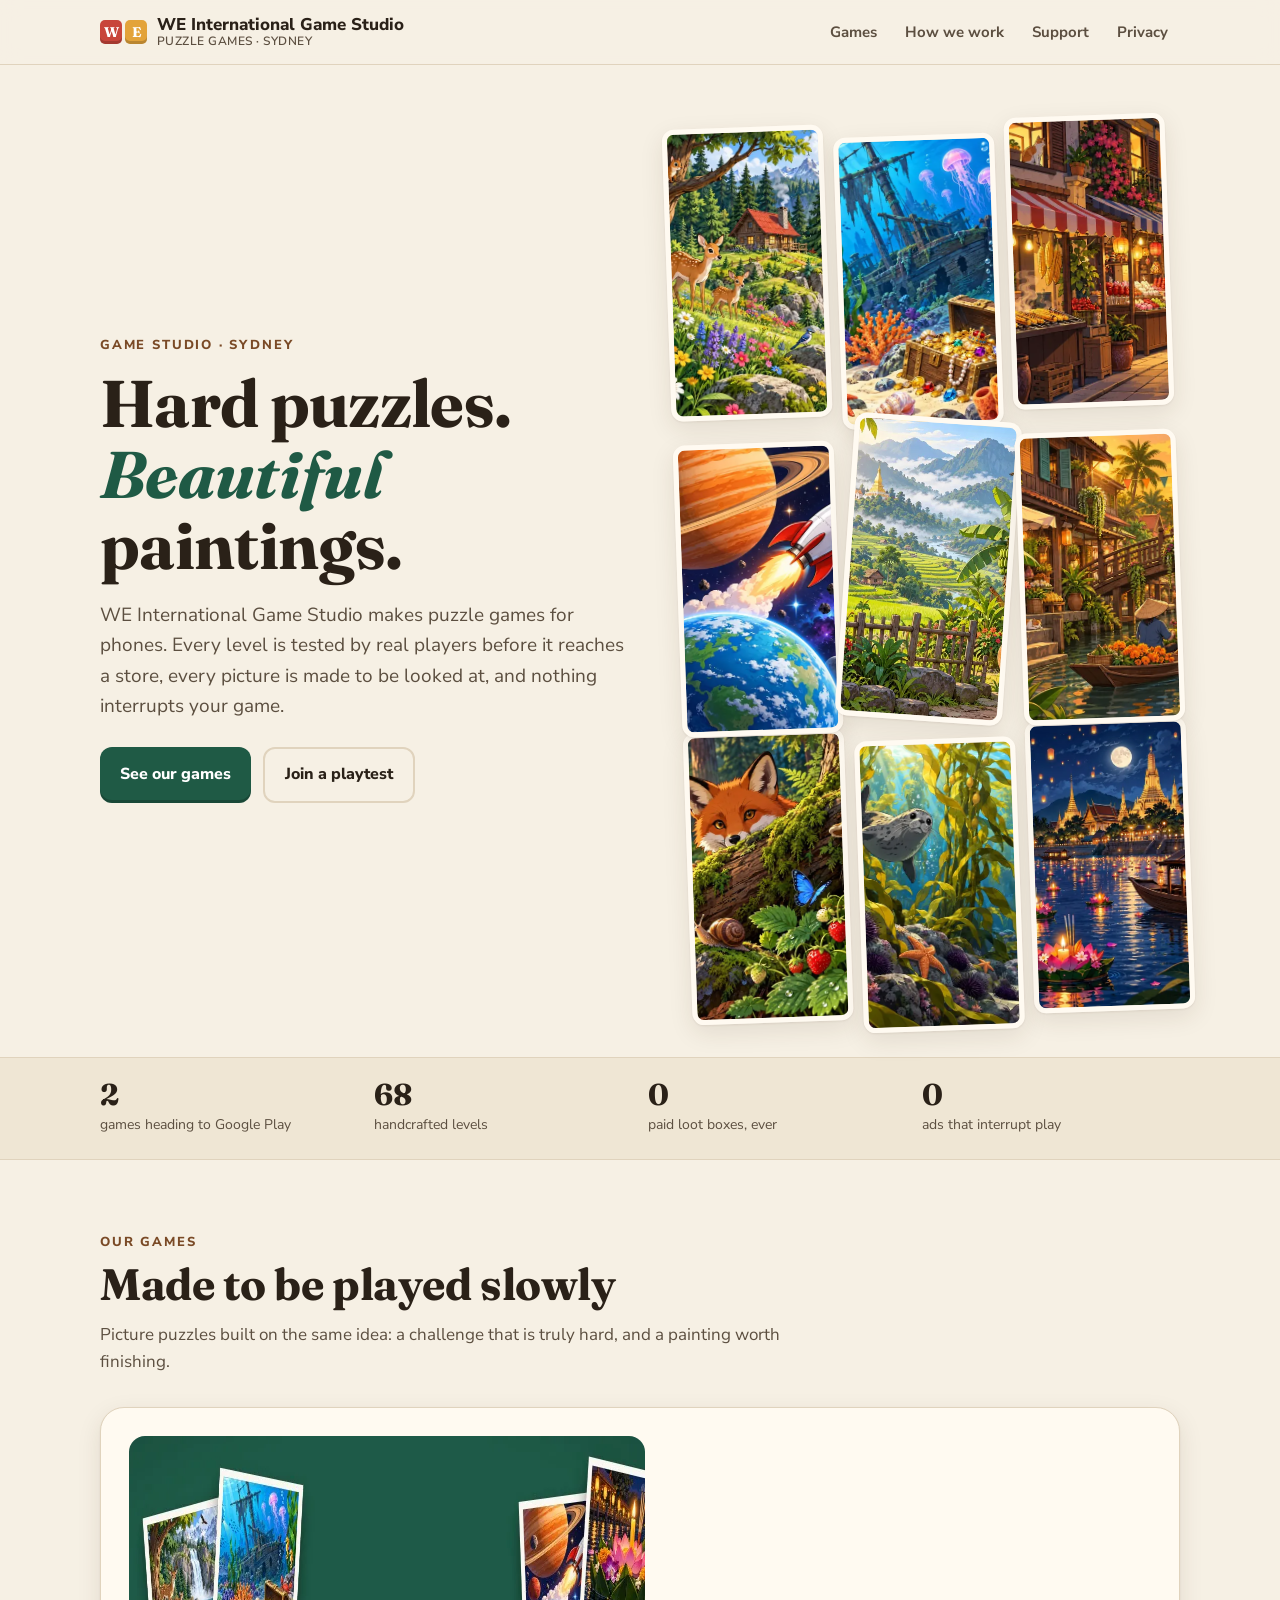
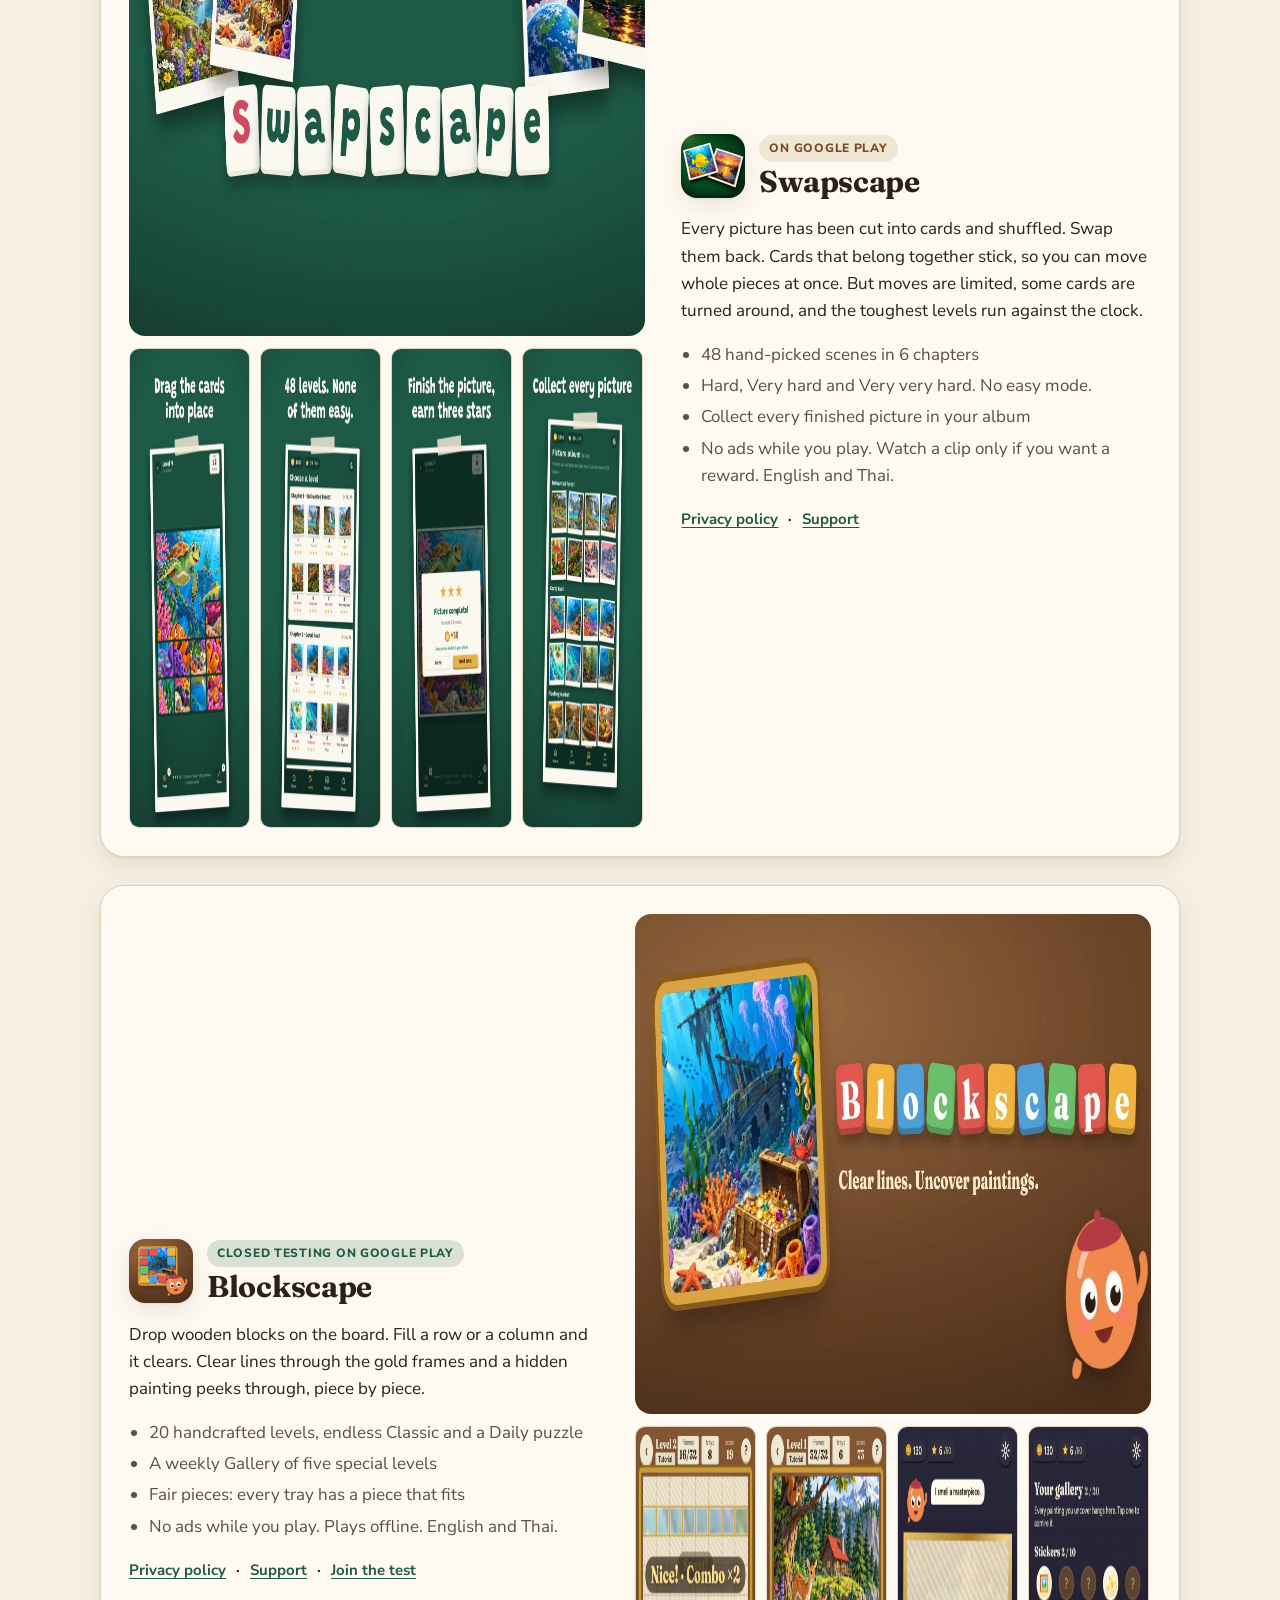
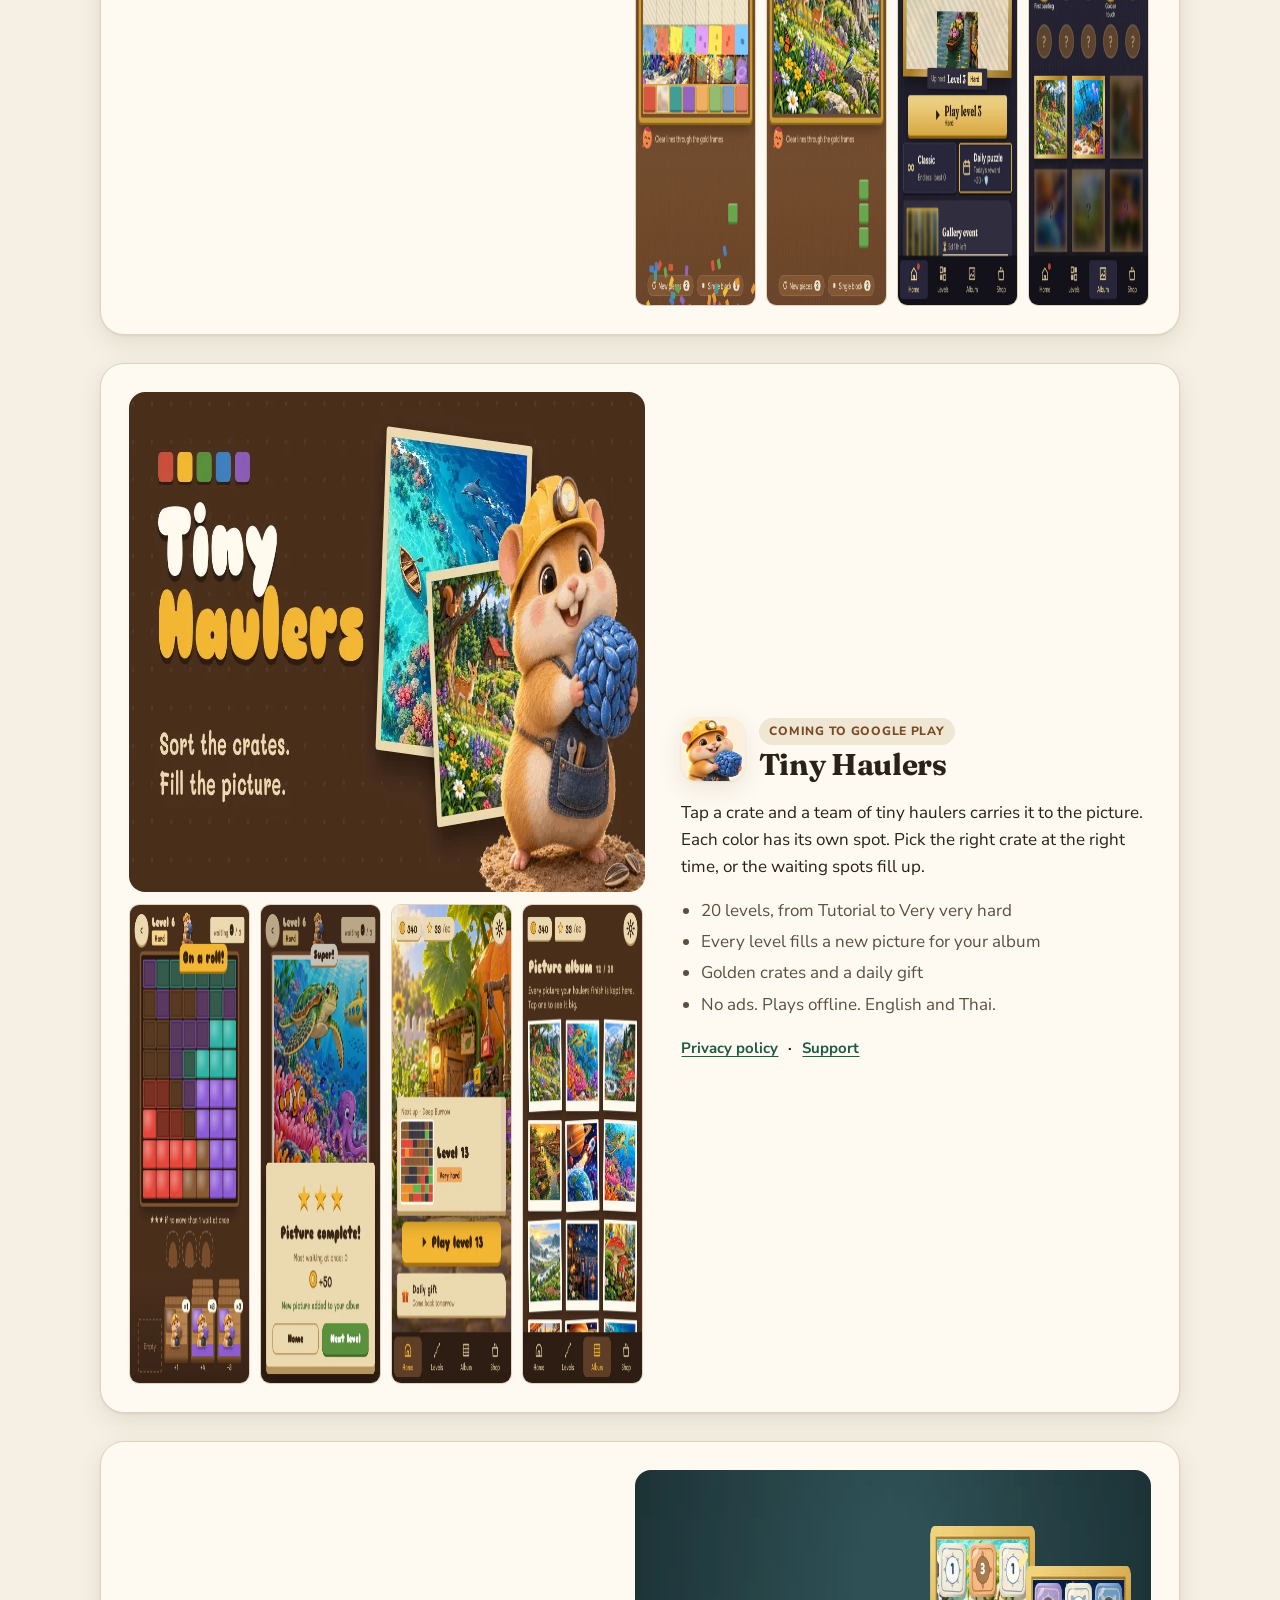
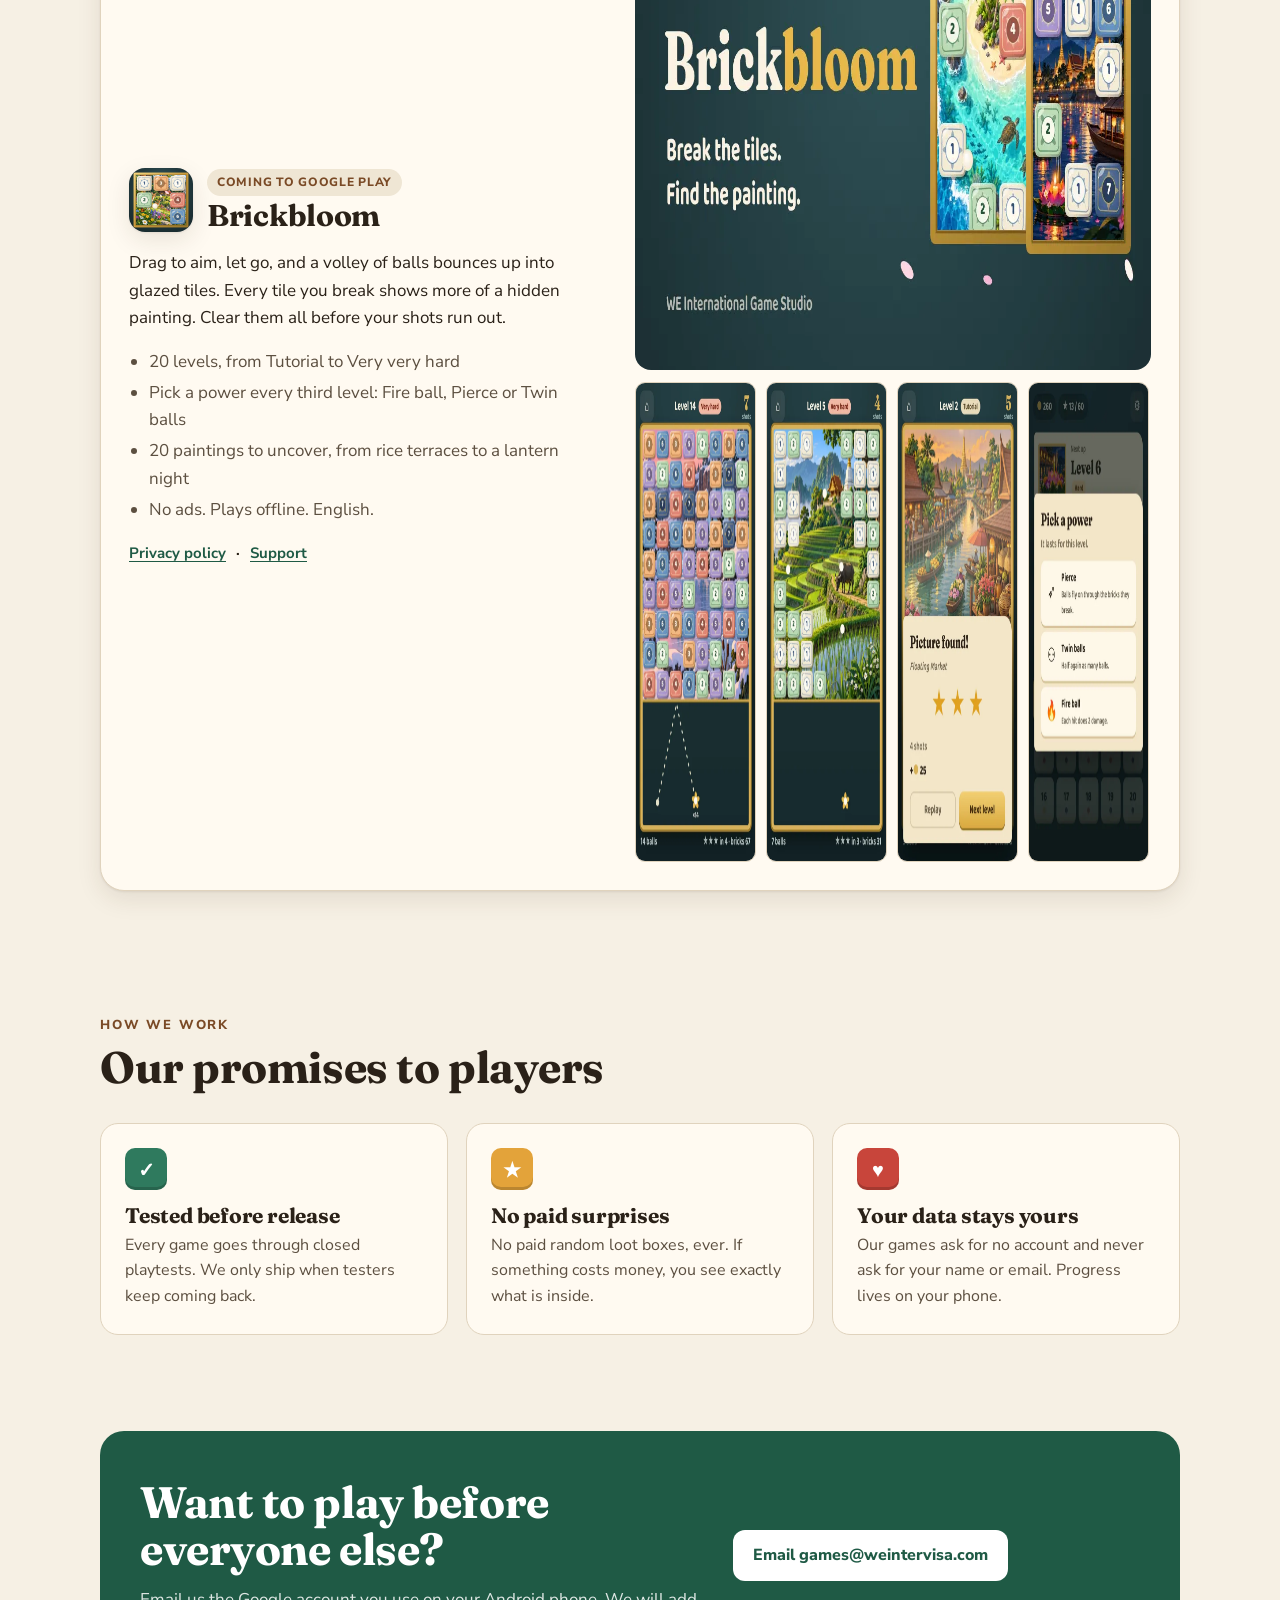
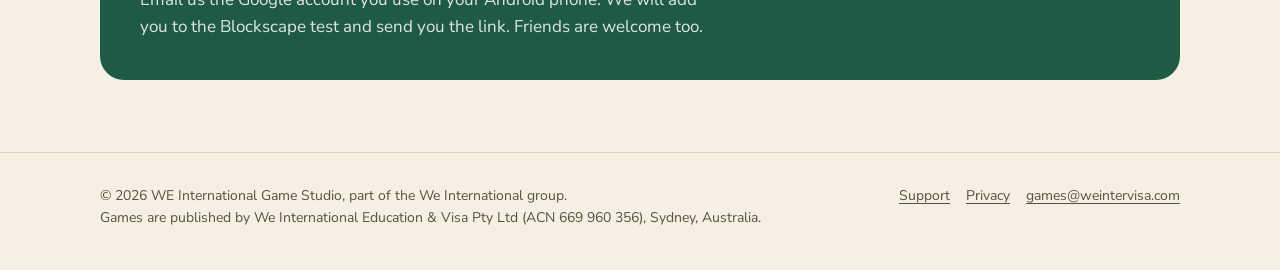
<file: index.html>
<!doctype html>
<html lang="en">
<head>
<meta charset="utf-8">
<meta name="viewport" content="width=device-width,initial-scale=1">
<title>WE International Game Studio · Picture puzzle games</title>
<meta name="description" content="WE International Game Studio makes hard, beautiful picture puzzle games for phones: Swapscape and Blockscape. No forced ads, no paid loot boxes.">
<link rel="canonical" href="https://weintergames.com/">
<meta property="og:title" content="WE International Game Studio · Picture puzzle games">
<meta property="og:description" content="WE International Game Studio makes hard, beautiful picture puzzle games for phones: Swapscape and Blockscape. No forced ads, no paid loot boxes.">
<meta property="og:image" content="https://weintergames.com/assets/img/swapscape-feature.webp">
<meta name="theme-color" content="#1f5a45">
<link rel="icon" href="assets/favicon.svg" type="image/svg+xml">
<link rel="preconnect" href="https://fonts.googleapis.com"><link rel="preconnect" href="https://fonts.gstatic.com" crossorigin>
<link href="https://fonts.googleapis.com/css2?family=Fraunces:ital,opsz,wght@0,9..144,600;0,9..144,700;1,9..144,600&family=Nunito+Sans:wght@400;600;700;800&display=swap" rel="stylesheet">
<link rel="stylesheet" href="assets/site.css">
</head>
<body>
<a class="skip" href="#main">Skip to content</a>
<header class="top"><div class="wrap">
<a class="brand" href="./" aria-label="WE International Game Studio home"><span class="mark" aria-hidden="true"><i>W</i><i>E</i></span><span>WE International Game Studio<small>PUZZLE GAMES · SYDNEY</small></span></a>
<nav aria-label="Main"><ul><li class=hide-sm><a href="#games">Games</a></li><li class=hide-sm><a href="#how">How we work</a></li><li><a href="support/">Support</a></li><li><a href="privacy/">Privacy</a></li></ul></nav>
</div></header>
<main id="main">
<section class="hero"><div class="wrap">
<div>
<div class="eyebrow">Game studio · Sydney</div>
<h1>Hard puzzles.<br><em>Beautiful</em> paintings.</h1>
<p class="lede">WE International Game Studio makes puzzle games for phones. Every level is tested by real players before it reaches a store, every picture is made to be looked at, and nothing interrupts your game.</p>
<div class="btns"><a class="btn primary" href="#games">See our games</a><a class="btn ghost" href="#test">Join a playtest</a></div>
</div>
<div class="mosaic" aria-hidden="true"><img src="assets/img/p-f1a.webp" alt="" width="260" height="292"><img src="assets/img/p-o2b.webp" alt="" width="260" height="292"><img src="assets/img/p-n3a.webp" alt="" width="260" height="292"><img src="assets/img/p-s1a.webp" alt="" width="260" height="292"><img src="assets/img/p-v2a.webp" alt="" width="260" height="292"><img src="assets/img/p-m3a.webp" alt="" width="260" height="292"><img src="assets/img/p-f3b.webp" alt="" width="260" height="292"><img src="assets/img/p-o4a.webp" alt="" width="260" height="292"><img src="assets/img/p-n1b.webp" alt="" width="260" height="292"></div>
</div></section>
<div class="stats"><div class="wrap"><ul>
<li><b>2</b><span>games heading to Google Play</span></li>
<li><b>68</b><span>handcrafted levels</span></li>
<li><b>0</b><span>paid loot boxes, ever</span></li>
<li><b>0</b><span>ads that interrupt play</span></li>
</ul></div></div>
<section class="block" id="games"><div class="wrap">
<div class="head"><div class="eyebrow">Our games</div><h2>Made to be played slowly</h2><p>Picture puzzles built on the same idea: a challenge that is truly hard, and a painting worth finishing.</p></div>
<article class="game" id="swapscape">
<div class="media"><img class="feature" src="assets/img/swapscape-feature.webp" alt="Swapscape: Picture Swap artwork" width="1024" height="500" loading="lazy"><div class="shots"><img src="assets/img/swapscape-1-board.webp" alt="Swapscape screenshot" loading="lazy" width="270" height="480"><img src="assets/img/swapscape-2-map.webp" alt="Swapscape screenshot" loading="lazy" width="270" height="480"><img src="assets/img/swapscape-3-win.webp" alt="Swapscape screenshot" loading="lazy" width="270" height="480"><img src="assets/img/swapscape-4-album.webp" alt="Swapscape screenshot" loading="lazy" width="270" height="480"></div></div>
<div>
<div class="g-title"><img src="assets/img/swapscape-icon.png" alt="" width="64" height="64"><div><span class="tag">On Google Play</span><h3>Swapscape</h3></div></div>
<p>Every picture has been cut into cards and shuffled. Swap them back. Cards that belong together stick, so you can move whole pieces at once. But moves are limited, some cards are turned around, and the toughest levels run against the clock.</p>
<ul><li>48 hand-picked scenes in 6 chapters</li><li>Hard, Very hard and Very very hard. No easy mode.</li><li>Collect every finished picture in your album</li><li>No ads while you play. Watch a clip only if you want a reward. English and Thai.</li></ul>
<div class="links"><a href="privacy/swapscape/">Privacy policy</a><span aria-hidden="true">·</span><a href="support/#swapscape">Support</a></div>
</div>
</article>
<article class="game flip" id="blockscape">
<div class="media"><img class="feature" src="assets/img/blockscape-feature.webp" alt="Blockscape: Block Puzzle Art artwork" width="1024" height="500" loading="lazy"><div class="shots"><img src="assets/img/blockscape-1-combo.webp" alt="Blockscape screenshot" loading="lazy" width="270" height="480"><img src="assets/img/blockscape-2-win.webp" alt="Blockscape screenshot" loading="lazy" width="270" height="480"><img src="assets/img/blockscape-3-dark.webp" alt="Blockscape screenshot" loading="lazy" width="270" height="480"><img src="assets/img/blockscape-4-album.webp" alt="Blockscape screenshot" loading="lazy" width="270" height="480"></div></div>
<div>
<div class="g-title"><img src="assets/img/blockscape-icon.png" alt="" width="64" height="64"><div><span class="tag live">Closed testing on Google Play</span><h3>Blockscape</h3></div></div>
<p>Drop wooden blocks on the board. Fill a row or a column and it clears. Clear lines through the gold frames and a hidden painting peeks through, piece by piece.</p>
<ul><li>20 handcrafted levels, endless Classic and a Daily puzzle</li><li>A weekly Gallery of five special levels</li><li>Fair pieces: every tray has a piece that fits</li><li>No ads while you play. Plays offline. English and Thai.</li></ul>
<div class="links"><a href="privacy/blockscape/">Privacy policy</a><span aria-hidden="true">·</span><a href="support/#blockscape">Support</a> <span aria-hidden="true">·</span><a href="#test">Join the test</a></div>
</div>
</article>
<article class="game" id="haulers">
<div class="media"><img class="feature" src="assets/img/haulers-feature.webp" alt="Tiny Haulers: Crate Sort artwork" width="1024" height="500" loading="lazy"><div class="shots"><img src="assets/img/haulers-1-play.webp" alt="Tiny Haulers screenshot" loading="lazy" width="270" height="480"><img src="assets/img/haulers-2-win.webp" alt="Tiny Haulers screenshot" loading="lazy" width="270" height="480"><img src="assets/img/haulers-3-home.webp" alt="Tiny Haulers screenshot" loading="lazy" width="270" height="480"><img src="assets/img/haulers-5-album.webp" alt="Tiny Haulers screenshot" loading="lazy" width="270" height="480"></div></div>
<div>
<div class="g-title"><img src="assets/img/haulers-icon.png" alt="" width="64" height="64"><div><span class="tag">Coming to Google Play</span><h3>Tiny Haulers</h3></div></div>
<p>Tap a crate and a team of tiny haulers carries it to the picture. Each color has its own spot. Pick the right crate at the right time, or the waiting spots fill up.</p>
<ul><li>20 levels, from Tutorial to Very very hard</li><li>Every level fills a new picture for your album</li><li>Golden crates and a daily gift</li><li>No ads. Plays offline. English and Thai.</li></ul>
<div class="links"><a href="privacy/haulers/">Privacy policy</a><span aria-hidden="true">·</span><a href="support/#haulers">Support</a></div>
</div>
</article>
<article class="game flip" id="brickbloom">
<div class="media"><img class="feature" src="assets/img/brickbloom-feature.webp" alt="Brickbloom: Brick Breaker Art artwork" width="1024" height="500" loading="lazy"><div class="shots"><img src="assets/img/brickbloom-1-aim.webp" alt="Brickbloom screenshot" loading="lazy" width="270" height="480"><img src="assets/img/brickbloom-2-volley.webp" alt="Brickbloom screenshot" loading="lazy" width="270" height="480"><img src="assets/img/brickbloom-3-win.webp" alt="Brickbloom screenshot" loading="lazy" width="270" height="480"><img src="assets/img/brickbloom-4-power.webp" alt="Brickbloom screenshot" loading="lazy" width="270" height="480"></div></div>
<div>
<div class="g-title"><img src="assets/img/brickbloom-icon.png" alt="" width="64" height="64"><div><span class="tag">Coming to Google Play</span><h3>Brickbloom</h3></div></div>
<p>Drag to aim, let go, and a volley of balls bounces up into glazed tiles. Every tile you break shows more of a hidden painting. Clear them all before your shots run out.</p>
<ul><li>20 levels, from Tutorial to Very very hard</li><li>Pick a power every third level: Fire ball, Pierce or Twin balls</li><li>20 paintings to uncover, from rice terraces to a lantern night</li><li>No ads. Plays offline. English.</li></ul>
<div class="links"><a href="privacy/brickbloom/">Privacy policy</a><span aria-hidden="true">·</span><a href="support/#brickbloom">Support</a></div>
</div>
</article>
</div></section>
<section class="block" id="how" style="padding-top:24px"><div class="wrap">
<div class="head"><div class="eyebrow">How we work</div><h2>Our promises to players</h2></div>
<div class="principles">
<div class="card"><div class="ico" style="background:var(--green-2)">✓</div><h3>Tested before release</h3><p>Every game goes through closed playtests. We only ship when testers keep coming back.</p></div>
<div class="card"><div class="ico" style="background:var(--amber)">★</div><h3>No paid surprises</h3><p>No paid random loot boxes, ever. If something costs money, you see exactly what is inside.</p></div>
<div class="card"><div class="ico" style="background:var(--red)">♥</div><h3>Your data stays yours</h3><p>Our games ask for no account and never ask for your name or email. Progress lives on your phone.</p></div>
</div>
</div></section>
<section class="block" id="test" style="padding-top:24px"><div class="wrap">
<div class="contact">
<div><h2>Want to play before everyone else?</h2><p>Email us the Google account you use on your Android phone. We will add you to the Blockscape test and send you the link. Friends are welcome too.</p></div>
<div><a class="btn" href="mailto:games@weintervisa.com?subject=Playtest%20invite">Email games@weintervisa.com</a></div>
</div>
</div></section>
</main>
<footer><div class="wrap">
<div>© 2026 WE International Game Studio, part of the We International group.<br>Games are published by We International Education &amp; Visa Pty Ltd (ACN 669 960 356), Sydney, Australia.</div>
<ul><li><a href="support/">Support</a></li><li><a href="privacy/">Privacy</a></li><li><a href="mailto:games@weintervisa.com">games@weintervisa.com</a></li></ul>
</div></footer>
</body>
</html>
</file>
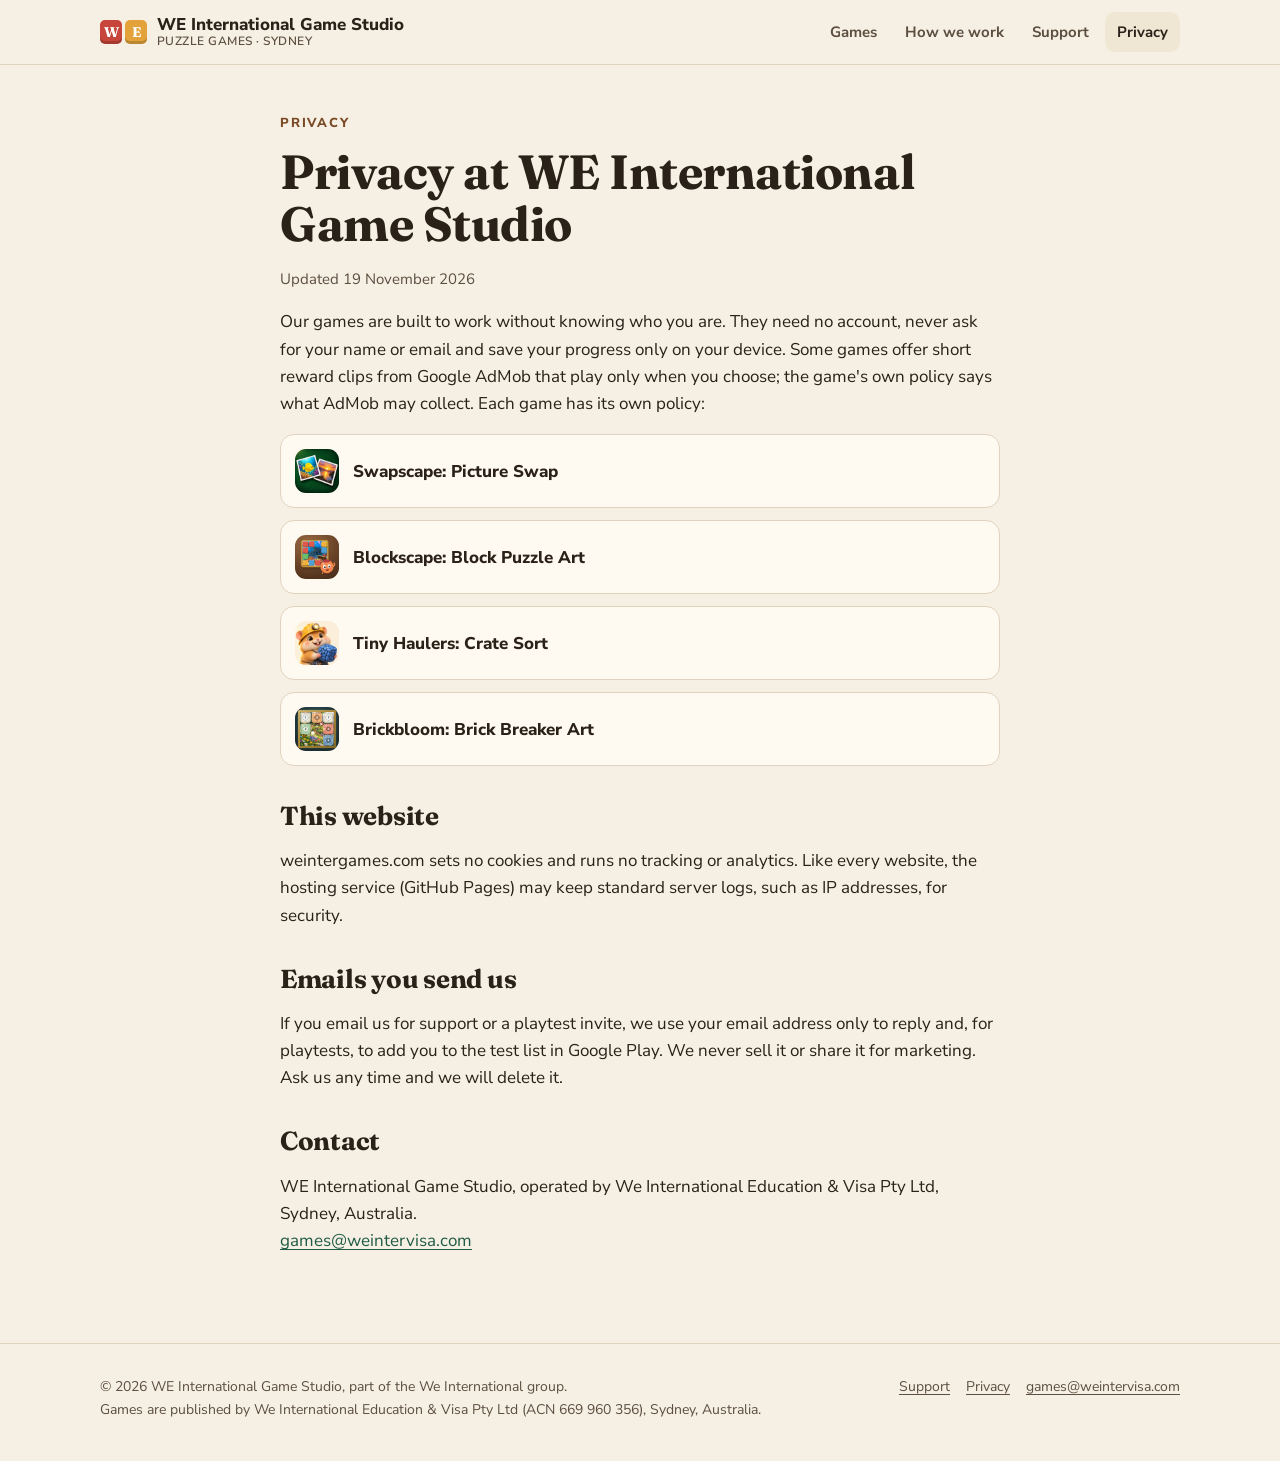
<file: privacy/index.html>
<!doctype html>
<html lang="en">
<head>
<meta charset="utf-8">
<meta name="viewport" content="width=device-width,initial-scale=1">
<title>Privacy · WE International Game Studio</title>
<meta name="description" content="How WE International Game Studio handles privacy: no accounts, no personal data, no tracking on this website.">
<link rel="canonical" href="https://weintergames.com/privacy/">
<meta property="og:title" content="Privacy · WE International Game Studio">
<meta property="og:description" content="How WE International Game Studio handles privacy: no accounts, no personal data, no tracking on this website.">
<meta property="og:image" content="https://weintergames.com/assets/img/swapscape-feature.webp">
<meta name="theme-color" content="#1f5a45">
<link rel="icon" href="../assets/favicon.svg" type="image/svg+xml">
<link rel="preconnect" href="https://fonts.googleapis.com"><link rel="preconnect" href="https://fonts.gstatic.com" crossorigin>
<link href="https://fonts.googleapis.com/css2?family=Fraunces:ital,opsz,wght@0,9..144,600;0,9..144,700;1,9..144,600&family=Nunito+Sans:wght@400;600;700;800&display=swap" rel="stylesheet">
<link rel="stylesheet" href="../assets/site.css">
</head>
<body>
<a class="skip" href="#main">Skip to content</a>
<header class="top"><div class="wrap">
<a class="brand" href="../" aria-label="WE International Game Studio home"><span class="mark" aria-hidden="true"><i>W</i><i>E</i></span><span>WE International Game Studio<small>PUZZLE GAMES · SYDNEY</small></span></a>
<nav aria-label="Main"><ul><li class=hide-sm><a href="../#games">Games</a></li><li class=hide-sm><a href="../#how">How we work</a></li><li><a href="../support/">Support</a></li><li><a href="../privacy/" aria-current=page>Privacy</a></li></ul></nav>
</div></header>
<main id="main">
<article class="doc">
<div class="eyebrow">Privacy</div>
<h1>Privacy at WE International Game Studio</h1>
<p class="meta">Updated 19 November 2026</p>
<p>Our games are built to work without knowing who you are. They need no account, never ask for your name or email and save your progress only on your device. Some games offer short reward clips from Google AdMob that play only when you choose; the game's own policy says what AdMob may collect. Each game has its own policy:</p>
<ul class="list"><li><a href="swapscape/"><img src="../assets/img/swapscape-icon.png" alt="">Swapscape: Picture Swap</a></li><li><a href="blockscape/"><img src="../assets/img/blockscape-icon.png" alt="">Blockscape: Block Puzzle Art</a></li><li><a href="haulers/"><img src="../assets/img/haulers-icon.png" alt="">Tiny Haulers: Crate Sort</a></li><li><a href="brickbloom/"><img src="../assets/img/brickbloom-icon.png" alt="">Brickbloom: Brick Breaker Art</a></li></ul>
<h2>This website</h2>
<p>weintergames.com sets no cookies and runs no tracking or analytics. Like every website, the hosting service (GitHub Pages) may keep standard server logs, such as IP addresses, for security.</p>
<h2>Emails you send us</h2>
<p>If you email us for support or a playtest invite, we use your email address only to reply and, for playtests, to add you to the test list in Google Play. We never sell it or share it for marketing. Ask us any time and we will delete it.</p>
<h2>Contact</h2>
<p>WE International Game Studio, operated by We International Education &amp; Visa Pty Ltd, Sydney, Australia.<br><a href="mailto:games@weintervisa.com">games@weintervisa.com</a></p>
</article>
</main>
<footer><div class="wrap">
<div>© 2026 WE International Game Studio, part of the We International group.<br>Games are published by We International Education &amp; Visa Pty Ltd (ACN 669 960 356), Sydney, Australia.</div>
<ul><li><a href="../support/">Support</a></li><li><a href="../privacy/">Privacy</a></li><li><a href="mailto:games@weintervisa.com">games@weintervisa.com</a></li></ul>
</div></footer>
</body>
</html>
</file>
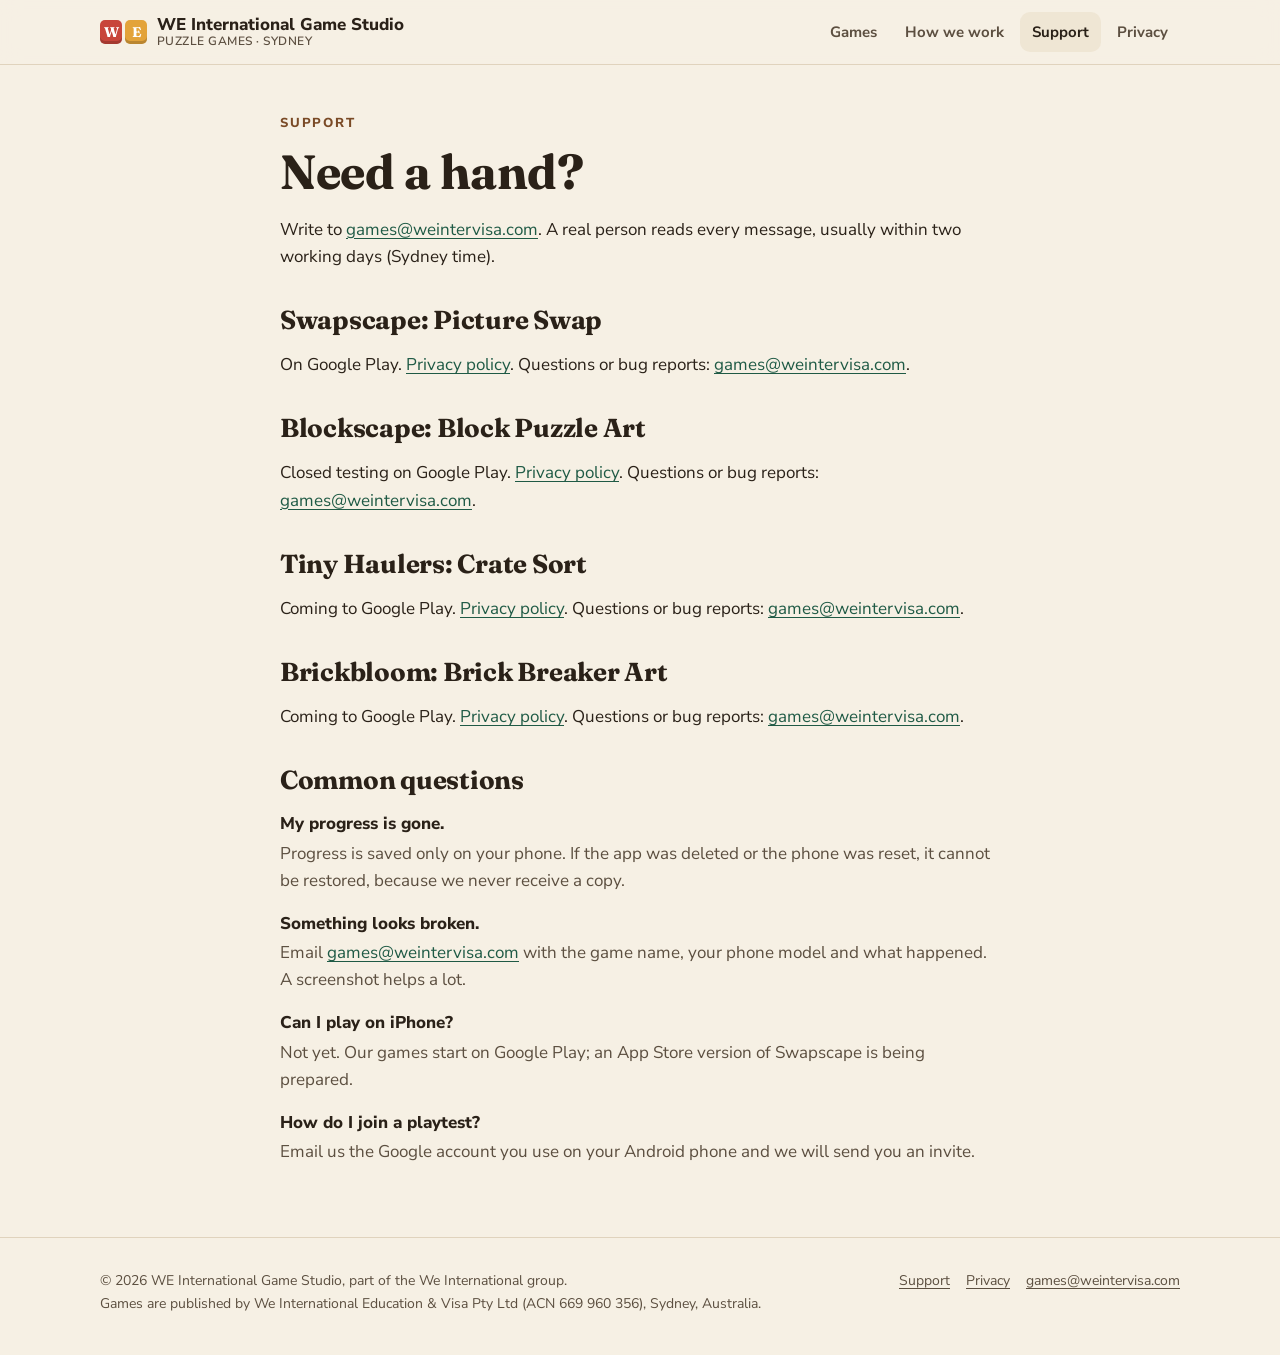
<file: support/index.html>
<!doctype html>
<html lang="en">
<head>
<meta charset="utf-8">
<meta name="viewport" content="width=device-width,initial-scale=1">
<title>Support · WE International Game Studio</title>
<meta name="description" content="Get help with our games from WE International Game Studio.">
<link rel="canonical" href="https://weintergames.com/support/">
<meta property="og:title" content="Support · WE International Game Studio">
<meta property="og:description" content="Get help with our games from WE International Game Studio.">
<meta property="og:image" content="https://weintergames.com/assets/img/swapscape-feature.webp">
<meta name="theme-color" content="#1f5a45">
<link rel="icon" href="../assets/favicon.svg" type="image/svg+xml">
<link rel="preconnect" href="https://fonts.googleapis.com"><link rel="preconnect" href="https://fonts.gstatic.com" crossorigin>
<link href="https://fonts.googleapis.com/css2?family=Fraunces:ital,opsz,wght@0,9..144,600;0,9..144,700;1,9..144,600&family=Nunito+Sans:wght@400;600;700;800&display=swap" rel="stylesheet">
<link rel="stylesheet" href="../assets/site.css">
</head>
<body>
<a class="skip" href="#main">Skip to content</a>
<header class="top"><div class="wrap">
<a class="brand" href="../" aria-label="WE International Game Studio home"><span class="mark" aria-hidden="true"><i>W</i><i>E</i></span><span>WE International Game Studio<small>PUZZLE GAMES · SYDNEY</small></span></a>
<nav aria-label="Main"><ul><li class=hide-sm><a href="../#games">Games</a></li><li class=hide-sm><a href="../#how">How we work</a></li><li><a href="../support/" aria-current=page>Support</a></li><li><a href="../privacy/">Privacy</a></li></ul></nav>
</div></header>
<main id="main">
<article class="doc">
<div class="eyebrow">Support</div>
<h1>Need a hand?</h1>
<p>Write to <a href="mailto:games@weintervisa.com">games@weintervisa.com</a>. A real person reads every message, usually within two working days (Sydney time).</p>
<h2 id="swapscape">Swapscape: Picture Swap</h2><p>On Google Play. <a href="../privacy/swapscape/">Privacy policy</a>. Questions or bug reports: <a href="mailto:games@weintervisa.com?subject=Swapscape%20support">games@weintervisa.com</a>.</p><h2 id="blockscape">Blockscape: Block Puzzle Art</h2><p>Closed testing on Google Play. <a href="../privacy/blockscape/">Privacy policy</a>. Questions or bug reports: <a href="mailto:games@weintervisa.com?subject=Blockscape%20support">games@weintervisa.com</a>.</p><h2 id="haulers">Tiny Haulers: Crate Sort</h2><p>Coming to Google Play. <a href="../privacy/haulers/">Privacy policy</a>. Questions or bug reports: <a href="mailto:games@weintervisa.com?subject=Tiny%20Haulers%20support">games@weintervisa.com</a>.</p><h2 id="brickbloom">Brickbloom: Brick Breaker Art</h2><p>Coming to Google Play. <a href="../privacy/brickbloom/">Privacy policy</a>. Questions or bug reports: <a href="mailto:games@weintervisa.com?subject=Brickbloom%20support">games@weintervisa.com</a>.</p>
<h2>Common questions</h2>
<dl>
<dt>My progress is gone.</dt><dd>Progress is saved only on your phone. If the app was deleted or the phone was reset, it cannot be restored, because we never receive a copy.</dd>
<dt>Something looks broken.</dt><dd>Email <a href="mailto:games@weintervisa.com">games@weintervisa.com</a> with the game name, your phone model and what happened. A screenshot helps a lot.</dd>
<dt>Can I play on iPhone?</dt><dd>Not yet. Our games start on Google Play; an App Store version of Swapscape is being prepared.</dd>
<dt>How do I join a playtest?</dt><dd>Email us the Google account you use on your Android phone and we will send you an invite.</dd>
</dl>
</article>
</main>
<footer><div class="wrap">
<div>© 2026 WE International Game Studio, part of the We International group.<br>Games are published by We International Education &amp; Visa Pty Ltd (ACN 669 960 356), Sydney, Australia.</div>
<ul><li><a href="../support/">Support</a></li><li><a href="../privacy/">Privacy</a></li><li><a href="mailto:games@weintervisa.com">games@weintervisa.com</a></li></ul>
</div></footer>
</body>
</html>
</file>
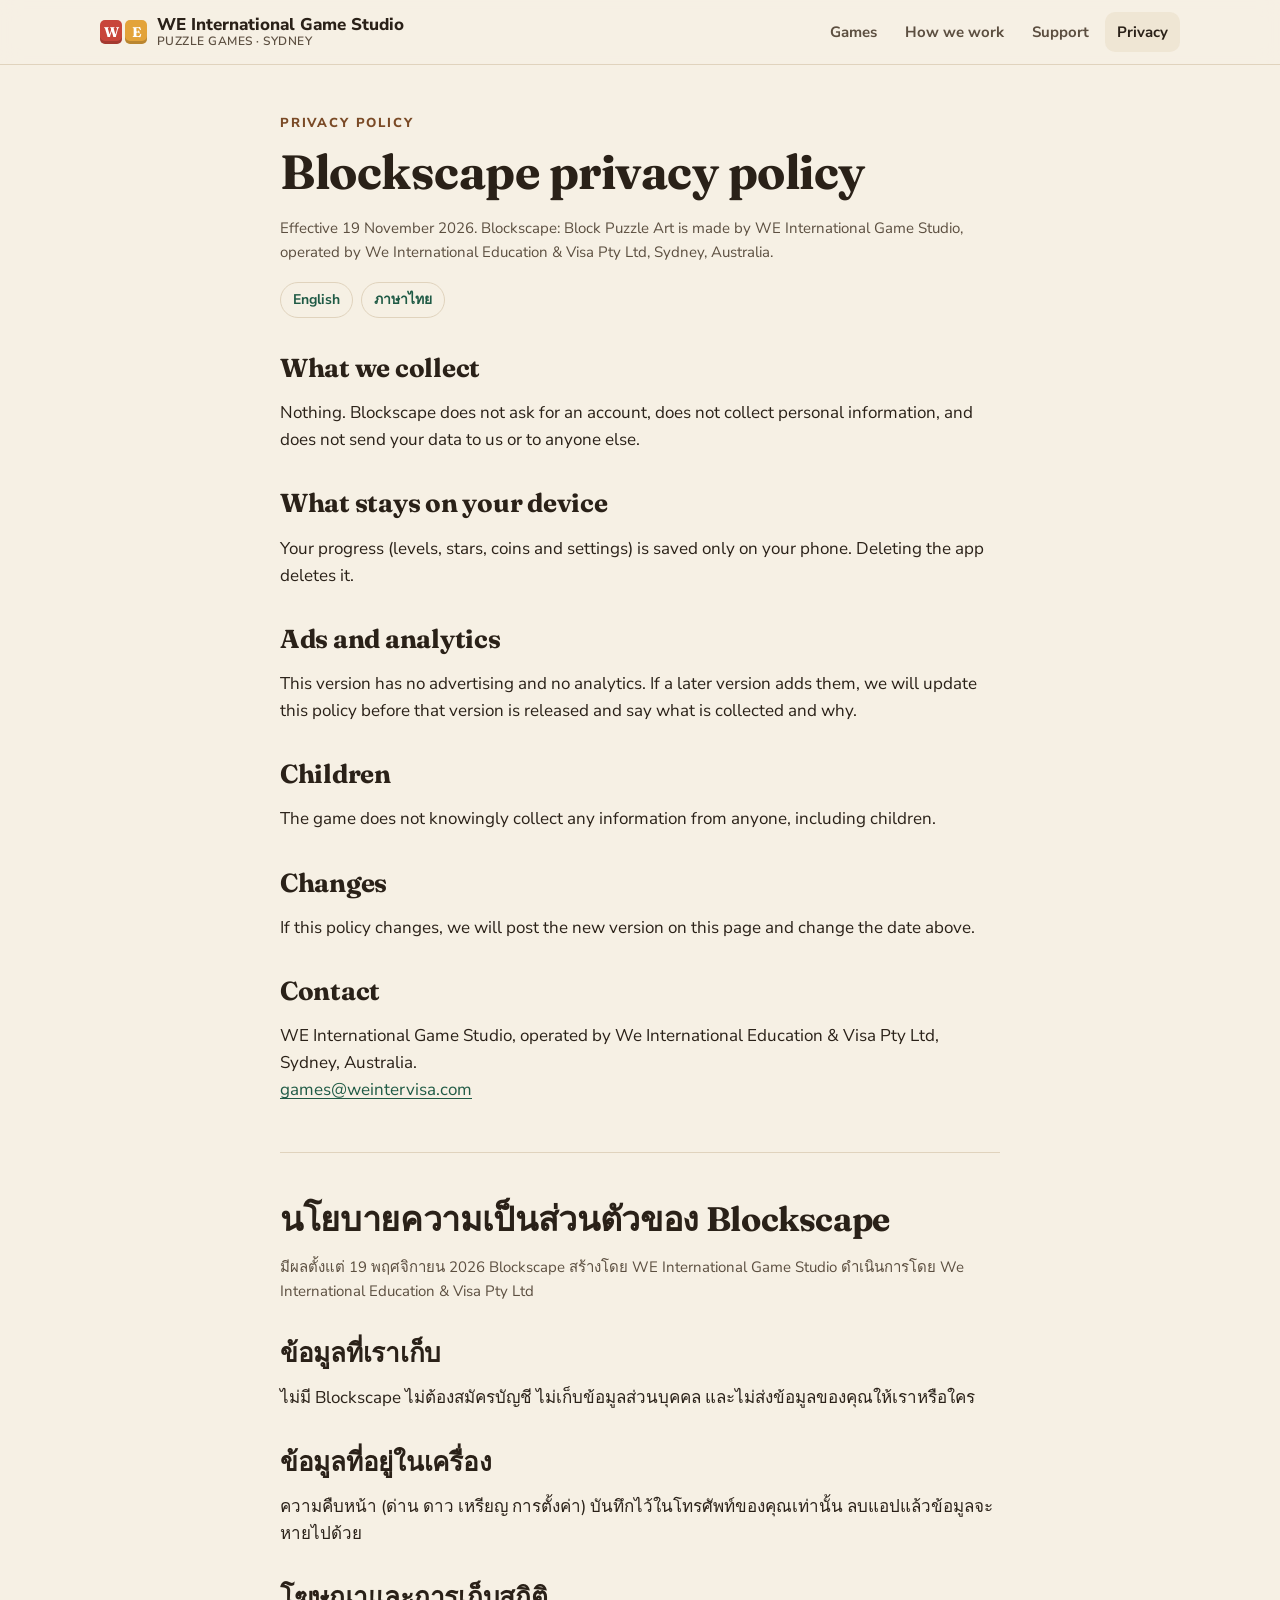
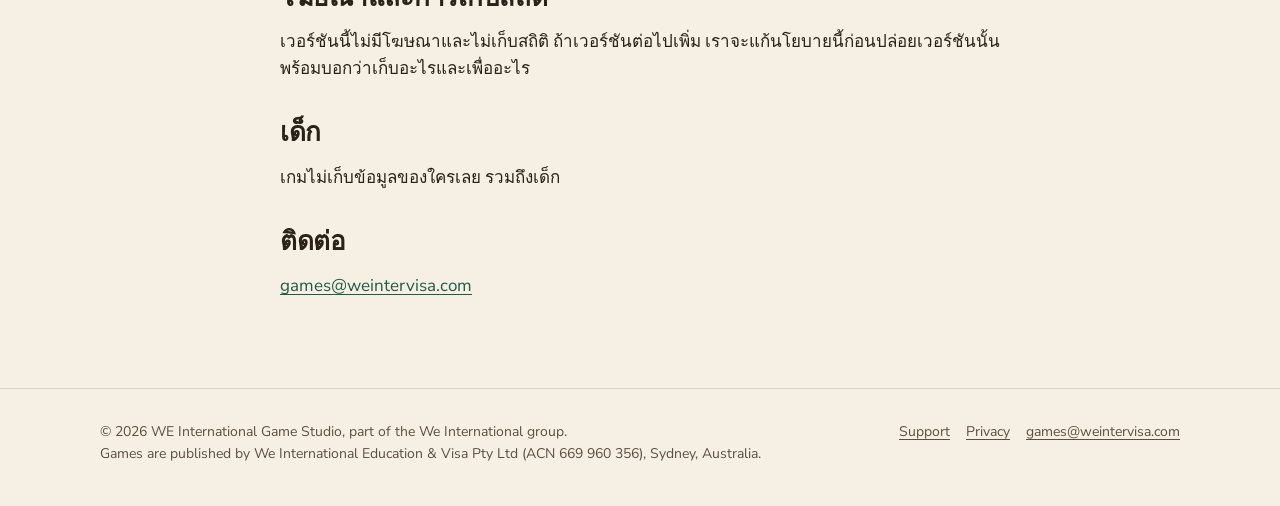
<file: privacy/blockscape/index.html>
<!doctype html>
<html lang="en">
<head>
<meta charset="utf-8">
<meta name="viewport" content="width=device-width,initial-scale=1">
<title>Blockscape privacy policy · WE International Game Studio</title>
<meta name="description" content="Privacy policy for Blockscape: Block Puzzle Art: no account, no personal data collected, no ads or analytics.">
<link rel="canonical" href="https://weintergames.com/privacy/blockscape/">
<meta property="og:title" content="Blockscape privacy policy · WE International Game Studio">
<meta property="og:description" content="Privacy policy for Blockscape: Block Puzzle Art: no account, no personal data collected, no ads or analytics.">
<meta property="og:image" content="https://weintergames.com/assets/img/swapscape-feature.webp">
<meta name="theme-color" content="#1f5a45">
<link rel="icon" href="../../assets/favicon.svg" type="image/svg+xml">
<link rel="preconnect" href="https://fonts.googleapis.com"><link rel="preconnect" href="https://fonts.gstatic.com" crossorigin>
<link href="https://fonts.googleapis.com/css2?family=Fraunces:ital,opsz,wght@0,9..144,600;0,9..144,700;1,9..144,600&family=Nunito+Sans:wght@400;600;700;800&display=swap" rel="stylesheet">
<link rel="stylesheet" href="../../assets/site.css">
</head>
<body>
<a class="skip" href="#main">Skip to content</a>
<header class="top"><div class="wrap">
<a class="brand" href="../../" aria-label="WE International Game Studio home"><span class="mark" aria-hidden="true"><i>W</i><i>E</i></span><span>WE International Game Studio<small>PUZZLE GAMES · SYDNEY</small></span></a>
<nav aria-label="Main"><ul><li class=hide-sm><a href="../../#games">Games</a></li><li class=hide-sm><a href="../../#how">How we work</a></li><li><a href="../../support/">Support</a></li><li><a href="../../privacy/" aria-current=page>Privacy</a></li></ul></nav>
</div></header>
<main id="main">
<article class="doc">
<div class="eyebrow">Privacy policy</div>
<h1>Blockscape privacy policy</h1>
<p class="meta">Effective 19 November 2026. Blockscape: Block Puzzle Art is made by WE International Game Studio, operated by We International Education &amp; Visa Pty Ltd, Sydney, Australia.</p>
<div class="lang"><a href="#en">English</a><a href="#th" lang="th">ภาษาไทย</a></div>
<div id="en"><h2>What we collect</h2>
<p>Nothing. Blockscape does not ask for an account, does not collect personal information, and does not send your data to us or to anyone else.</p>
<h2>What stays on your device</h2>
<p>Your progress (levels, stars, coins and settings) is saved only on your phone. Deleting the app deletes it.</p>
<h2>Ads and analytics</h2>
<p>This version has no advertising and no analytics. If a later version adds them, we will update this policy before that version is released and say what is collected and why.</p>
<h2>Children</h2>
<p>The game does not knowingly collect any information from anyone, including children.</p>
<h2>Changes</h2>
<p>If this policy changes, we will post the new version on this page and change the date above.</p>
<h2>Contact</h2>
<p>WE International Game Studio, operated by We International Education &amp; Visa Pty Ltd, Sydney, Australia.<br><a href="mailto:games@weintervisa.com">games@weintervisa.com</a></p></div>
<hr>
<div id="th" lang="th">
<h1 style="font-size:34px">นโยบายความเป็นส่วนตัวของ Blockscape</h1>
<p class="meta">มีผลตั้งแต่ 19 พฤศจิกายน 2026 Blockscape สร้างโดย WE International Game Studio ดำเนินการโดย We International Education &amp; Visa Pty Ltd</p>
<h2>ข้อมูลที่เราเก็บ</h2>
<p>ไม่มี Blockscape ไม่ต้องสมัครบัญชี ไม่เก็บข้อมูลส่วนบุคคล และไม่ส่งข้อมูลของคุณให้เราหรือใคร</p>
<h2>ข้อมูลที่อยู่ในเครื่อง</h2>
<p>ความคืบหน้า (ด่าน ดาว เหรียญ การตั้งค่า) บันทึกไว้ในโทรศัพท์ของคุณเท่านั้น ลบแอปแล้วข้อมูลจะหายไปด้วย</p>
<h2>โฆษณาและการเก็บสถิติ</h2>
<p>เวอร์ชันนี้ไม่มีโฆษณาและไม่เก็บสถิติ ถ้าเวอร์ชันต่อไปเพิ่ม เราจะแก้นโยบายนี้ก่อนปล่อยเวอร์ชันนั้น พร้อมบอกว่าเก็บอะไรและเพื่ออะไร</p>
<h2>เด็ก</h2>
<p>เกมไม่เก็บข้อมูลของใครเลย รวมถึงเด็ก</p>
<h2>ติดต่อ</h2>
<p><a href="mailto:games@weintervisa.com">games@weintervisa.com</a></p>
</div>
</article>
</main>
<footer><div class="wrap">
<div>© 2026 WE International Game Studio, part of the We International group.<br>Games are published by We International Education &amp; Visa Pty Ltd (ACN 669 960 356), Sydney, Australia.</div>
<ul><li><a href="../../support/">Support</a></li><li><a href="../../privacy/">Privacy</a></li><li><a href="mailto:games@weintervisa.com">games@weintervisa.com</a></li></ul>
</div></footer>
</body>
</html>
</file>
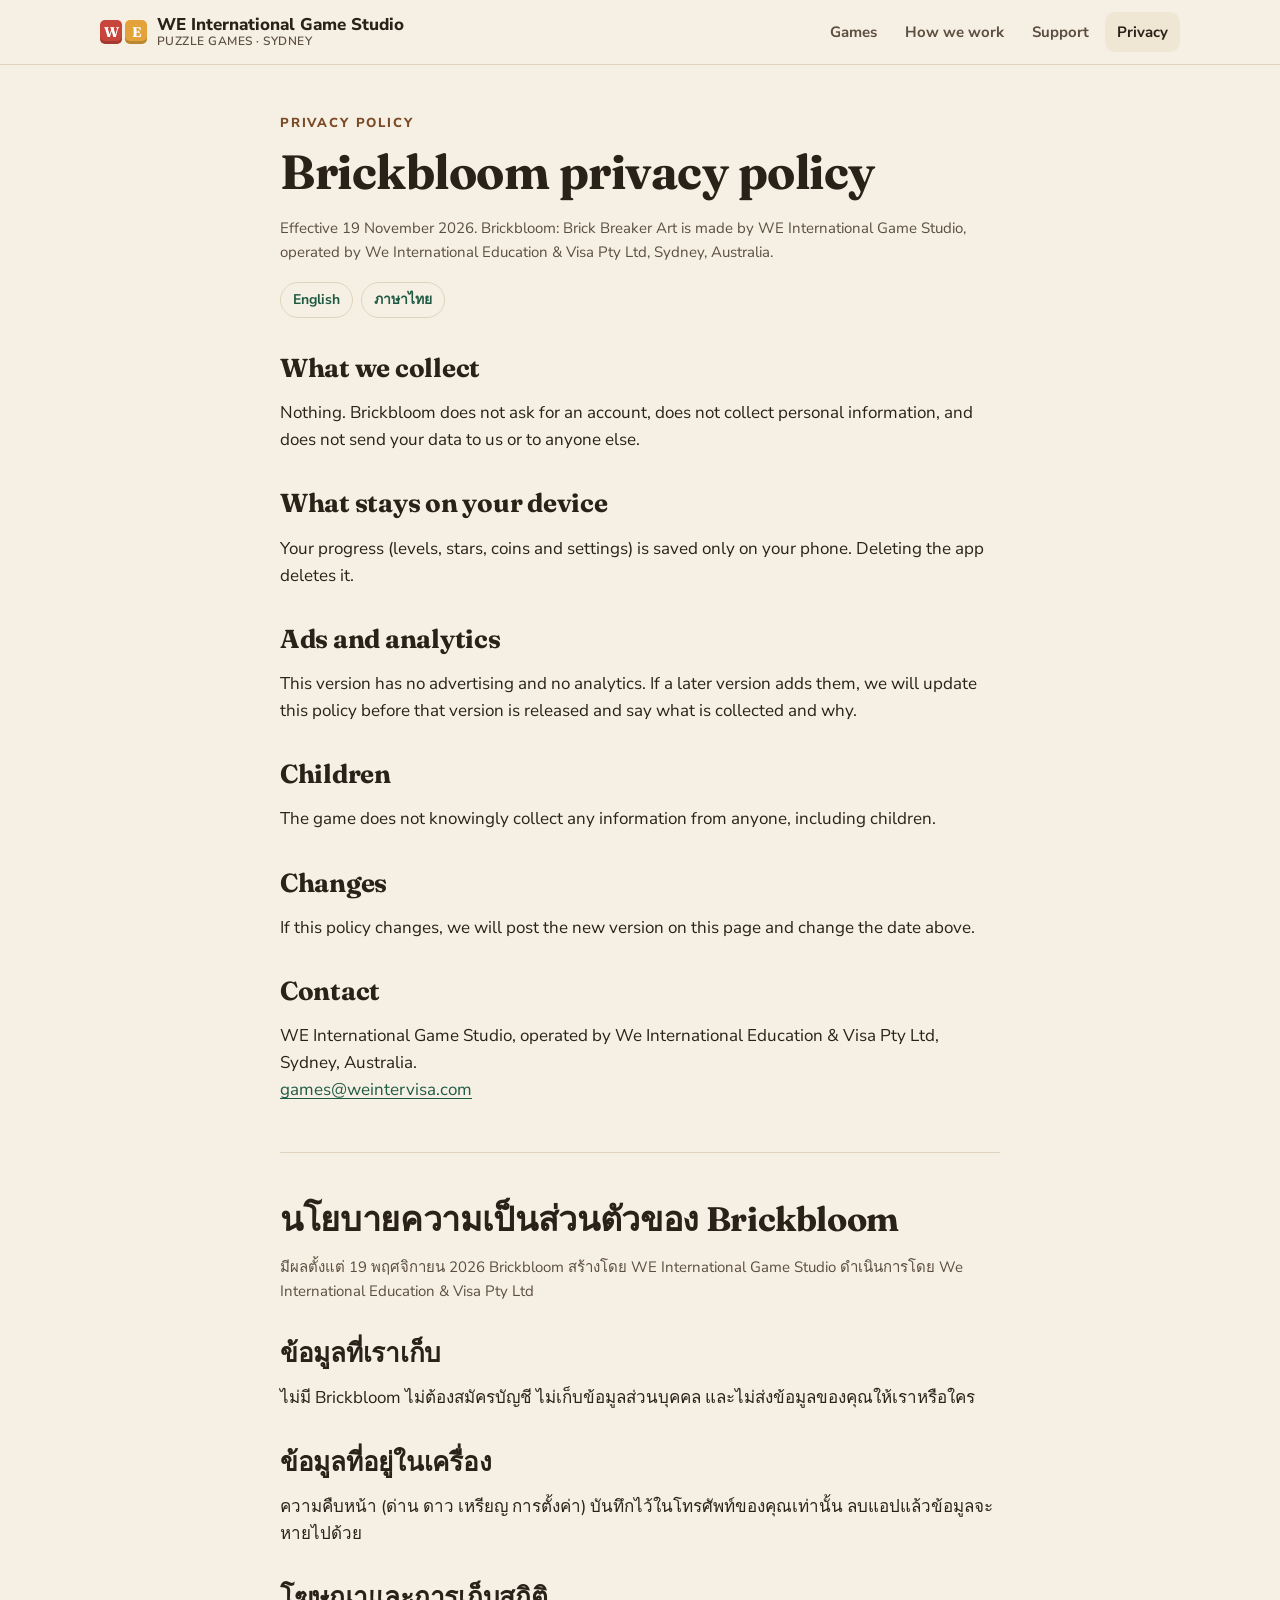
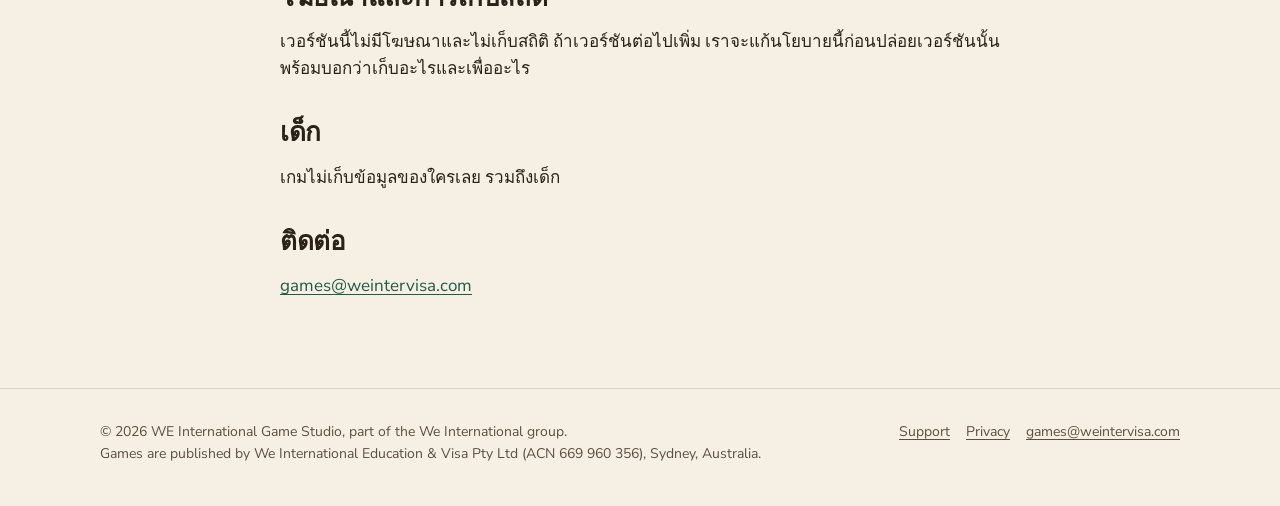
<file: privacy/brickbloom/index.html>
<!doctype html>
<html lang="en">
<head>
<meta charset="utf-8">
<meta name="viewport" content="width=device-width,initial-scale=1">
<title>Brickbloom privacy policy · WE International Game Studio</title>
<meta name="description" content="Privacy policy for Brickbloom: Brick Breaker Art: no account, no personal data collected, no ads or analytics.">
<link rel="canonical" href="https://weintergames.com/privacy/brickbloom/">
<meta property="og:title" content="Brickbloom privacy policy · WE International Game Studio">
<meta property="og:description" content="Privacy policy for Brickbloom: Brick Breaker Art: no account, no personal data collected, no ads or analytics.">
<meta property="og:image" content="https://weintergames.com/assets/img/swapscape-feature.webp">
<meta name="theme-color" content="#1f5a45">
<link rel="icon" href="../../assets/favicon.svg" type="image/svg+xml">
<link rel="preconnect" href="https://fonts.googleapis.com"><link rel="preconnect" href="https://fonts.gstatic.com" crossorigin>
<link href="https://fonts.googleapis.com/css2?family=Fraunces:ital,opsz,wght@0,9..144,600;0,9..144,700;1,9..144,600&family=Nunito+Sans:wght@400;600;700;800&display=swap" rel="stylesheet">
<link rel="stylesheet" href="../../assets/site.css">
</head>
<body>
<a class="skip" href="#main">Skip to content</a>
<header class="top"><div class="wrap">
<a class="brand" href="../../" aria-label="WE International Game Studio home"><span class="mark" aria-hidden="true"><i>W</i><i>E</i></span><span>WE International Game Studio<small>PUZZLE GAMES · SYDNEY</small></span></a>
<nav aria-label="Main"><ul><li class=hide-sm><a href="../../#games">Games</a></li><li class=hide-sm><a href="../../#how">How we work</a></li><li><a href="../../support/">Support</a></li><li><a href="../../privacy/" aria-current=page>Privacy</a></li></ul></nav>
</div></header>
<main id="main">
<article class="doc">
<div class="eyebrow">Privacy policy</div>
<h1>Brickbloom privacy policy</h1>
<p class="meta">Effective 19 November 2026. Brickbloom: Brick Breaker Art is made by WE International Game Studio, operated by We International Education &amp; Visa Pty Ltd, Sydney, Australia.</p>
<div class="lang"><a href="#en">English</a><a href="#th" lang="th">ภาษาไทย</a></div>
<div id="en"><h2>What we collect</h2>
<p>Nothing. Brickbloom does not ask for an account, does not collect personal information, and does not send your data to us or to anyone else.</p>
<h2>What stays on your device</h2>
<p>Your progress (levels, stars, coins and settings) is saved only on your phone. Deleting the app deletes it.</p>
<h2>Ads and analytics</h2>
<p>This version has no advertising and no analytics. If a later version adds them, we will update this policy before that version is released and say what is collected and why.</p>
<h2>Children</h2>
<p>The game does not knowingly collect any information from anyone, including children.</p>
<h2>Changes</h2>
<p>If this policy changes, we will post the new version on this page and change the date above.</p>
<h2>Contact</h2>
<p>WE International Game Studio, operated by We International Education &amp; Visa Pty Ltd, Sydney, Australia.<br><a href="mailto:games@weintervisa.com">games@weintervisa.com</a></p></div>
<hr>
<div id="th" lang="th">
<h1 style="font-size:34px">นโยบายความเป็นส่วนตัวของ Brickbloom</h1>
<p class="meta">มีผลตั้งแต่ 19 พฤศจิกายน 2026 Brickbloom สร้างโดย WE International Game Studio ดำเนินการโดย We International Education &amp; Visa Pty Ltd</p>
<h2>ข้อมูลที่เราเก็บ</h2>
<p>ไม่มี Brickbloom ไม่ต้องสมัครบัญชี ไม่เก็บข้อมูลส่วนบุคคล และไม่ส่งข้อมูลของคุณให้เราหรือใคร</p>
<h2>ข้อมูลที่อยู่ในเครื่อง</h2>
<p>ความคืบหน้า (ด่าน ดาว เหรียญ การตั้งค่า) บันทึกไว้ในโทรศัพท์ของคุณเท่านั้น ลบแอปแล้วข้อมูลจะหายไปด้วย</p>
<h2>โฆษณาและการเก็บสถิติ</h2>
<p>เวอร์ชันนี้ไม่มีโฆษณาและไม่เก็บสถิติ ถ้าเวอร์ชันต่อไปเพิ่ม เราจะแก้นโยบายนี้ก่อนปล่อยเวอร์ชันนั้น พร้อมบอกว่าเก็บอะไรและเพื่ออะไร</p>
<h2>เด็ก</h2>
<p>เกมไม่เก็บข้อมูลของใครเลย รวมถึงเด็ก</p>
<h2>ติดต่อ</h2>
<p><a href="mailto:games@weintervisa.com">games@weintervisa.com</a></p>
</div>
</article>
</main>
<footer><div class="wrap">
<div>© 2026 WE International Game Studio, part of the We International group.<br>Games are published by We International Education &amp; Visa Pty Ltd (ACN 669 960 356), Sydney, Australia.</div>
<ul><li><a href="../../support/">Support</a></li><li><a href="../../privacy/">Privacy</a></li><li><a href="mailto:games@weintervisa.com">games@weintervisa.com</a></li></ul>
</div></footer>
</body>
</html>
</file>
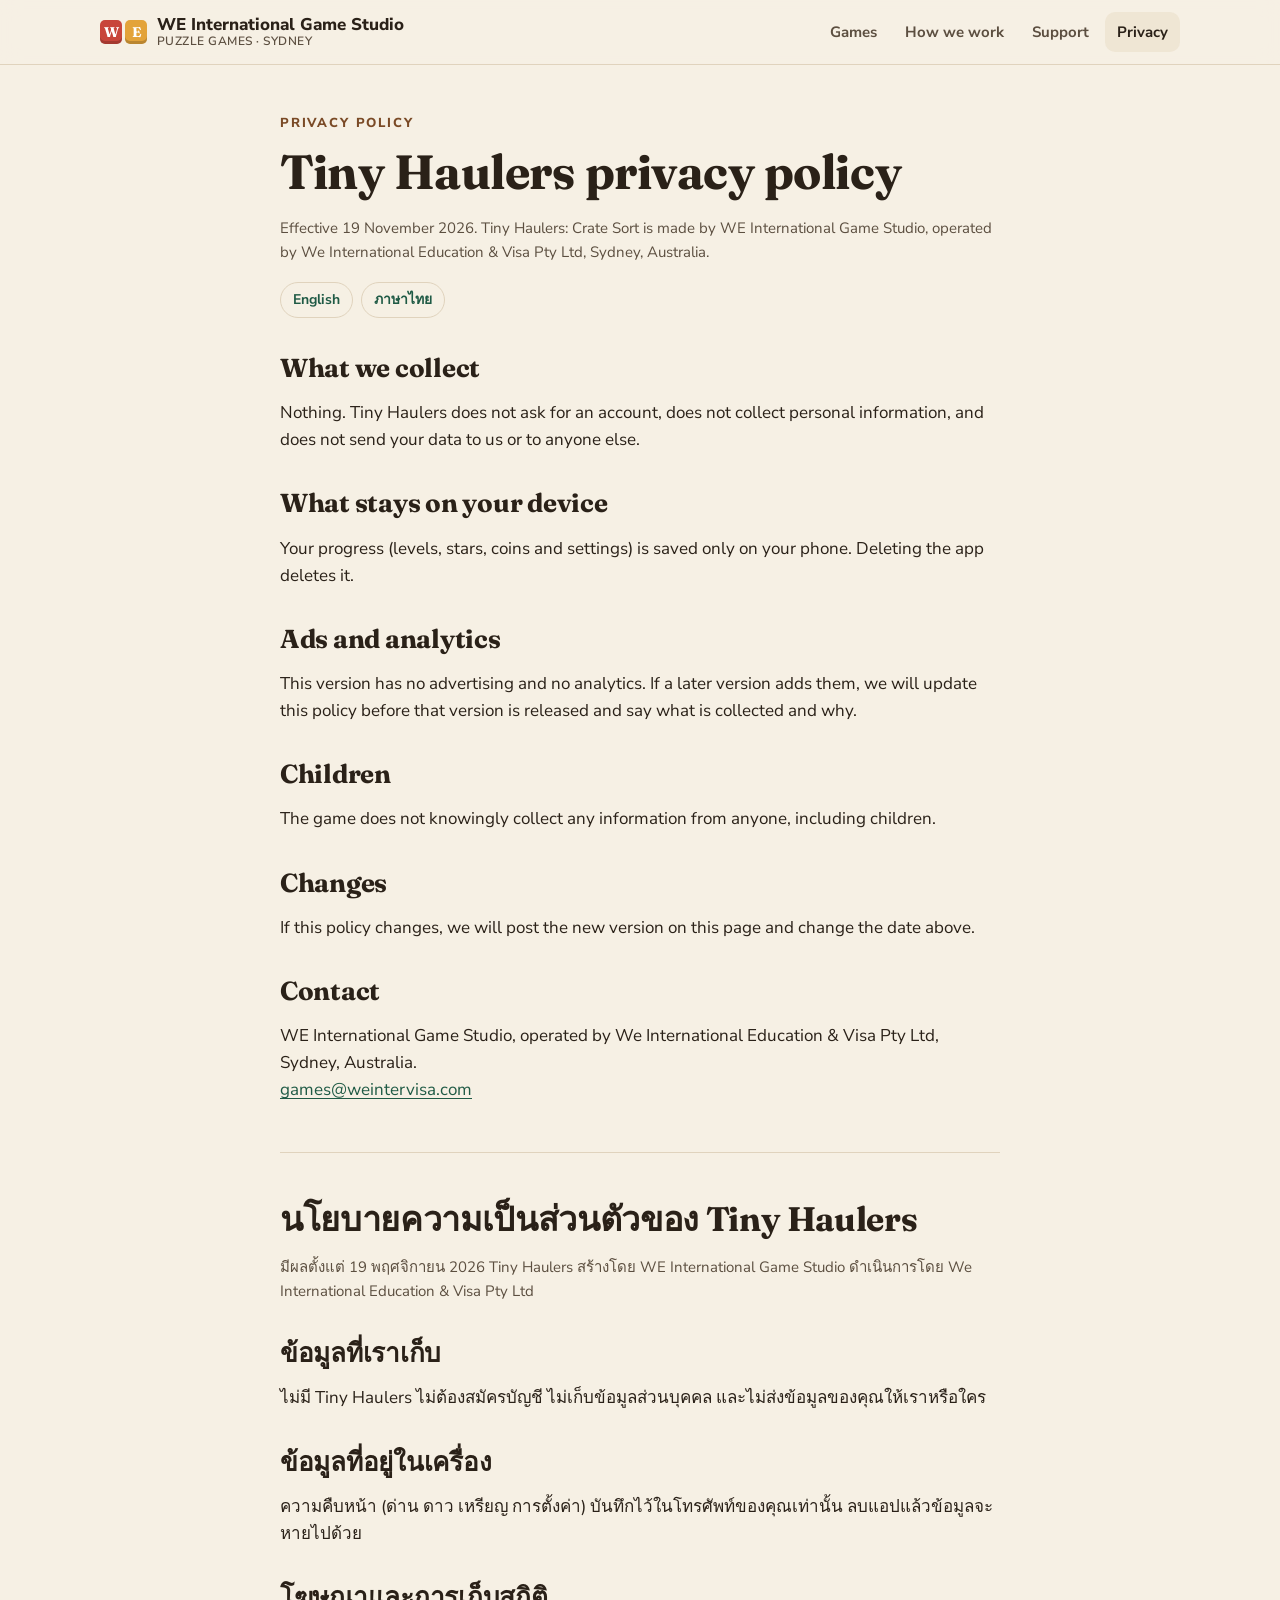
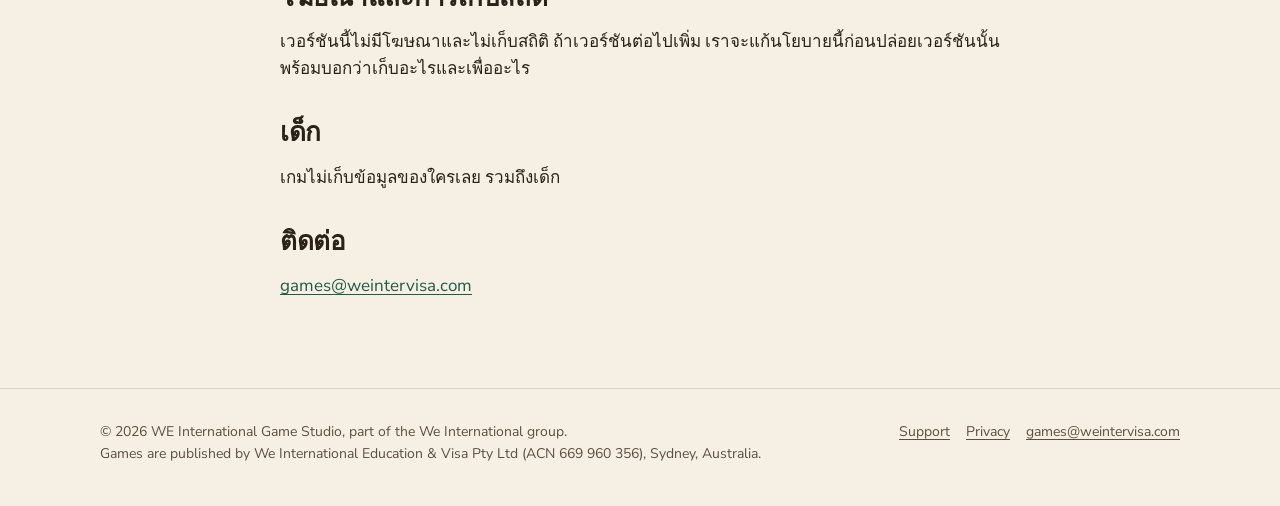
<file: privacy/haulers/index.html>
<!doctype html>
<html lang="en">
<head>
<meta charset="utf-8">
<meta name="viewport" content="width=device-width,initial-scale=1">
<title>Tiny Haulers privacy policy · WE International Game Studio</title>
<meta name="description" content="Privacy policy for Tiny Haulers: Crate Sort: no account, no personal data collected, no ads or analytics.">
<link rel="canonical" href="https://weintergames.com/privacy/haulers/">
<meta property="og:title" content="Tiny Haulers privacy policy · WE International Game Studio">
<meta property="og:description" content="Privacy policy for Tiny Haulers: Crate Sort: no account, no personal data collected, no ads or analytics.">
<meta property="og:image" content="https://weintergames.com/assets/img/swapscape-feature.webp">
<meta name="theme-color" content="#1f5a45">
<link rel="icon" href="../../assets/favicon.svg" type="image/svg+xml">
<link rel="preconnect" href="https://fonts.googleapis.com"><link rel="preconnect" href="https://fonts.gstatic.com" crossorigin>
<link href="https://fonts.googleapis.com/css2?family=Fraunces:ital,opsz,wght@0,9..144,600;0,9..144,700;1,9..144,600&family=Nunito+Sans:wght@400;600;700;800&display=swap" rel="stylesheet">
<link rel="stylesheet" href="../../assets/site.css">
</head>
<body>
<a class="skip" href="#main">Skip to content</a>
<header class="top"><div class="wrap">
<a class="brand" href="../../" aria-label="WE International Game Studio home"><span class="mark" aria-hidden="true"><i>W</i><i>E</i></span><span>WE International Game Studio<small>PUZZLE GAMES · SYDNEY</small></span></a>
<nav aria-label="Main"><ul><li class=hide-sm><a href="../../#games">Games</a></li><li class=hide-sm><a href="../../#how">How we work</a></li><li><a href="../../support/">Support</a></li><li><a href="../../privacy/" aria-current=page>Privacy</a></li></ul></nav>
</div></header>
<main id="main">
<article class="doc">
<div class="eyebrow">Privacy policy</div>
<h1>Tiny Haulers privacy policy</h1>
<p class="meta">Effective 19 November 2026. Tiny Haulers: Crate Sort is made by WE International Game Studio, operated by We International Education &amp; Visa Pty Ltd, Sydney, Australia.</p>
<div class="lang"><a href="#en">English</a><a href="#th" lang="th">ภาษาไทย</a></div>
<div id="en"><h2>What we collect</h2>
<p>Nothing. Tiny Haulers does not ask for an account, does not collect personal information, and does not send your data to us or to anyone else.</p>
<h2>What stays on your device</h2>
<p>Your progress (levels, stars, coins and settings) is saved only on your phone. Deleting the app deletes it.</p>
<h2>Ads and analytics</h2>
<p>This version has no advertising and no analytics. If a later version adds them, we will update this policy before that version is released and say what is collected and why.</p>
<h2>Children</h2>
<p>The game does not knowingly collect any information from anyone, including children.</p>
<h2>Changes</h2>
<p>If this policy changes, we will post the new version on this page and change the date above.</p>
<h2>Contact</h2>
<p>WE International Game Studio, operated by We International Education &amp; Visa Pty Ltd, Sydney, Australia.<br><a href="mailto:games@weintervisa.com">games@weintervisa.com</a></p></div>
<hr>
<div id="th" lang="th">
<h1 style="font-size:34px">นโยบายความเป็นส่วนตัวของ Tiny Haulers</h1>
<p class="meta">มีผลตั้งแต่ 19 พฤศจิกายน 2026 Tiny Haulers สร้างโดย WE International Game Studio ดำเนินการโดย We International Education &amp; Visa Pty Ltd</p>
<h2>ข้อมูลที่เราเก็บ</h2>
<p>ไม่มี Tiny Haulers ไม่ต้องสมัครบัญชี ไม่เก็บข้อมูลส่วนบุคคล และไม่ส่งข้อมูลของคุณให้เราหรือใคร</p>
<h2>ข้อมูลที่อยู่ในเครื่อง</h2>
<p>ความคืบหน้า (ด่าน ดาว เหรียญ การตั้งค่า) บันทึกไว้ในโทรศัพท์ของคุณเท่านั้น ลบแอปแล้วข้อมูลจะหายไปด้วย</p>
<h2>โฆษณาและการเก็บสถิติ</h2>
<p>เวอร์ชันนี้ไม่มีโฆษณาและไม่เก็บสถิติ ถ้าเวอร์ชันต่อไปเพิ่ม เราจะแก้นโยบายนี้ก่อนปล่อยเวอร์ชันนั้น พร้อมบอกว่าเก็บอะไรและเพื่ออะไร</p>
<h2>เด็ก</h2>
<p>เกมไม่เก็บข้อมูลของใครเลย รวมถึงเด็ก</p>
<h2>ติดต่อ</h2>
<p><a href="mailto:games@weintervisa.com">games@weintervisa.com</a></p>
</div>
</article>
</main>
<footer><div class="wrap">
<div>© 2026 WE International Game Studio, part of the We International group.<br>Games are published by We International Education &amp; Visa Pty Ltd (ACN 669 960 356), Sydney, Australia.</div>
<ul><li><a href="../../support/">Support</a></li><li><a href="../../privacy/">Privacy</a></li><li><a href="mailto:games@weintervisa.com">games@weintervisa.com</a></li></ul>
</div></footer>
</body>
</html>
</file>
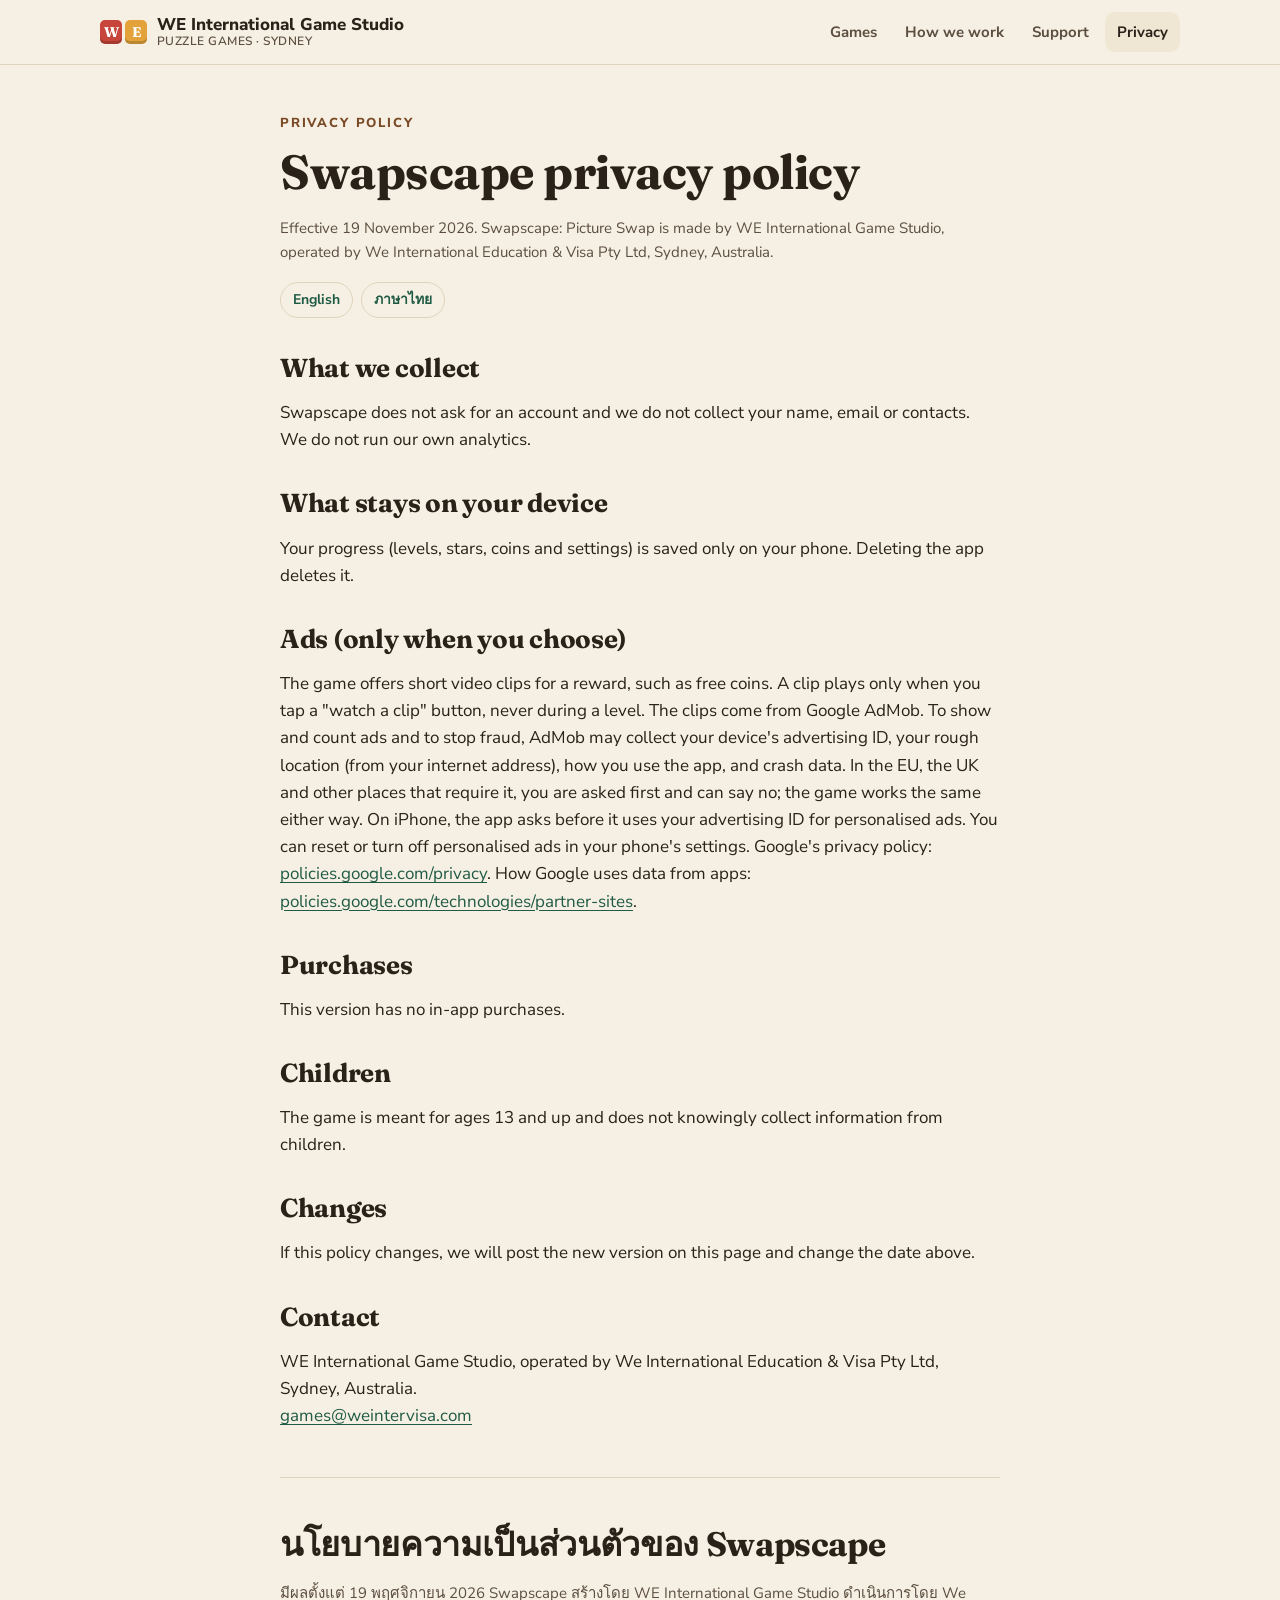
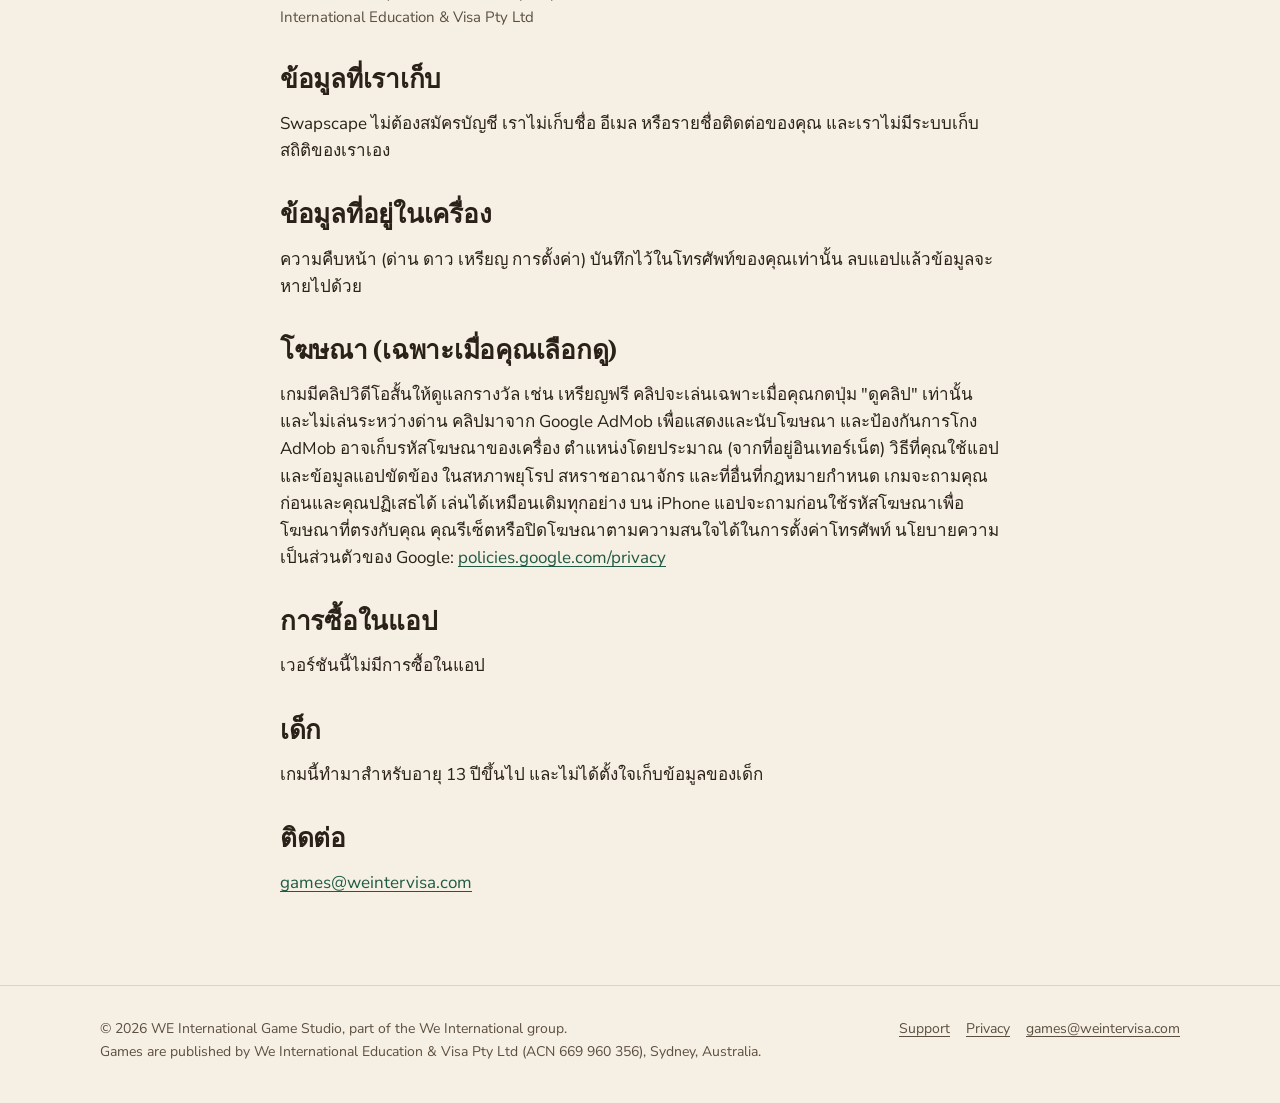
<file: privacy/swapscape/index.html>
<!doctype html>
<html lang="en">
<head>
<meta charset="utf-8">
<meta name="viewport" content="width=device-width,initial-scale=1">
<title>Swapscape privacy policy · WE International Game Studio</title>
<meta name="description" content="Privacy policy for Swapscape: Picture Swap: no account, no analytics; optional reward clips from Google AdMob.">
<link rel="canonical" href="https://weintergames.com/privacy/swapscape/">
<meta property="og:title" content="Swapscape privacy policy · WE International Game Studio">
<meta property="og:description" content="Privacy policy for Swapscape: Picture Swap: no account, no analytics; optional reward clips from Google AdMob.">
<meta property="og:image" content="https://weintergames.com/assets/img/swapscape-feature.webp">
<meta name="theme-color" content="#1f5a45">
<link rel="icon" href="../../assets/favicon.svg" type="image/svg+xml">
<link rel="preconnect" href="https://fonts.googleapis.com"><link rel="preconnect" href="https://fonts.gstatic.com" crossorigin>
<link href="https://fonts.googleapis.com/css2?family=Fraunces:ital,opsz,wght@0,9..144,600;0,9..144,700;1,9..144,600&family=Nunito+Sans:wght@400;600;700;800&display=swap" rel="stylesheet">
<link rel="stylesheet" href="../../assets/site.css">
</head>
<body>
<a class="skip" href="#main">Skip to content</a>
<header class="top"><div class="wrap">
<a class="brand" href="../../" aria-label="WE International Game Studio home"><span class="mark" aria-hidden="true"><i>W</i><i>E</i></span><span>WE International Game Studio<small>PUZZLE GAMES · SYDNEY</small></span></a>
<nav aria-label="Main"><ul><li class=hide-sm><a href="../../#games">Games</a></li><li class=hide-sm><a href="../../#how">How we work</a></li><li><a href="../../support/">Support</a></li><li><a href="../../privacy/" aria-current=page>Privacy</a></li></ul></nav>
</div></header>
<main id="main">
<article class="doc">
<div class="eyebrow">Privacy policy</div>
<h1>Swapscape privacy policy</h1>
<p class="meta">Effective 19 November 2026. Swapscape: Picture Swap is made by WE International Game Studio, operated by We International Education &amp; Visa Pty Ltd, Sydney, Australia.</p>
<div class="lang"><a href="#en">English</a><a href="#th" lang="th">ภาษาไทย</a></div>
<div id="en"><h2>What we collect</h2>
<p>Swapscape does not ask for an account and we do not collect your name, email or contacts. We do not run our own analytics.</p>
<h2>What stays on your device</h2>
<p>Your progress (levels, stars, coins and settings) is saved only on your phone. Deleting the app deletes it.</p>
<h2>Ads (only when you choose)</h2>
<p>The game offers short video clips for a reward, such as free coins. A clip plays only when you tap a "watch a clip" button, never during a level. The clips come from Google AdMob. To show and count ads and to stop fraud, AdMob may collect your device's advertising ID, your rough location (from your internet address), how you use the app, and crash data. In the EU, the UK and other places that require it, you are asked first and can say no; the game works the same either way. On iPhone, the app asks before it uses your advertising ID for personalised ads. You can reset or turn off personalised ads in your phone's settings. Google's privacy policy: <a href="https://policies.google.com/privacy">policies.google.com/privacy</a>. How Google uses data from apps: <a href="https://policies.google.com/technologies/partner-sites">policies.google.com/technologies/partner-sites</a>.</p>
<h2>Purchases</h2>
<p>This version has no in-app purchases.</p>
<h2>Children</h2>
<p>The game is meant for ages 13 and up and does not knowingly collect information from children.</p>
<h2>Changes</h2>
<p>If this policy changes, we will post the new version on this page and change the date above.</p>
<h2>Contact</h2>
<p>WE International Game Studio, operated by We International Education &amp; Visa Pty Ltd, Sydney, Australia.<br><a href="mailto:games@weintervisa.com">games@weintervisa.com</a></p></div>
<hr>
<div id="th" lang="th">
<h1 style="font-size:34px">นโยบายความเป็นส่วนตัวของ Swapscape</h1>
<p class="meta">มีผลตั้งแต่ 19 พฤศจิกายน 2026 Swapscape สร้างโดย WE International Game Studio ดำเนินการโดย We International Education &amp; Visa Pty Ltd</p>
<h2>ข้อมูลที่เราเก็บ</h2>
<p>Swapscape ไม่ต้องสมัครบัญชี เราไม่เก็บชื่อ อีเมล หรือรายชื่อติดต่อของคุณ และเราไม่มีระบบเก็บสถิติของเราเอง</p>
<h2>ข้อมูลที่อยู่ในเครื่อง</h2>
<p>ความคืบหน้า (ด่าน ดาว เหรียญ การตั้งค่า) บันทึกไว้ในโทรศัพท์ของคุณเท่านั้น ลบแอปแล้วข้อมูลจะหายไปด้วย</p>
<h2>โฆษณา (เฉพาะเมื่อคุณเลือกดู)</h2>
<p>เกมมีคลิปวิดีโอสั้นให้ดูแลกรางวัล เช่น เหรียญฟรี คลิปจะเล่นเฉพาะเมื่อคุณกดปุ่ม "ดูคลิป" เท่านั้น และไม่เล่นระหว่างด่าน คลิปมาจาก Google AdMob เพื่อแสดงและนับโฆษณา และป้องกันการโกง AdMob อาจเก็บรหัสโฆษณาของเครื่อง ตำแหน่งโดยประมาณ (จากที่อยู่อินเทอร์เน็ต) วิธีที่คุณใช้แอป และข้อมูลแอปขัดข้อง ในสหภาพยุโรป สหราชอาณาจักร และที่อื่นที่กฎหมายกำหนด เกมจะถามคุณก่อนและคุณปฏิเสธได้ เล่นได้เหมือนเดิมทุกอย่าง บน iPhone แอปจะถามก่อนใช้รหัสโฆษณาเพื่อโฆษณาที่ตรงกับคุณ คุณรีเซ็ตหรือปิดโฆษณาตามความสนใจได้ในการตั้งค่าโทรศัพท์ นโยบายความเป็นส่วนตัวของ Google: <a href="https://policies.google.com/privacy">policies.google.com/privacy</a></p>
<h2>การซื้อในแอป</h2>
<p>เวอร์ชันนี้ไม่มีการซื้อในแอป</p>
<h2>เด็ก</h2>
<p>เกมนี้ทำมาสำหรับอายุ 13 ปีขึ้นไป และไม่ได้ตั้งใจเก็บข้อมูลของเด็ก</p>
<h2>ติดต่อ</h2>
<p><a href="mailto:games@weintervisa.com">games@weintervisa.com</a></p>
</div>
</article>
</main>
<footer><div class="wrap">
<div>© 2026 WE International Game Studio, part of the We International group.<br>Games are published by We International Education &amp; Visa Pty Ltd (ACN 669 960 356), Sydney, Australia.</div>
<ul><li><a href="../../support/">Support</a></li><li><a href="../../privacy/">Privacy</a></li><li><a href="mailto:games@weintervisa.com">games@weintervisa.com</a></li></ul>
</div></footer>
</body>
</html>
</file>
<file: assets/site.css>
:root{
  --paper:#f6f0e4; --paper-2:#efe6d4; --card:#fffaf1; --ink:#2a2118; --ink-2:#5c4f40; --line:#e0d3bd;
  --green:#1f5a45; --green-2:#2f7a5e; --wood:#7a4a26; --amber:#e3a33a; --red:#c8453b; --blue:#3f7fc1;
  --shadow:0 1px 2px rgba(60,40,20,.08),0 8px 24px rgba(60,40,20,.10);
  --radius:18px; --max:1120px;
  --display:"Fraunces",Georgia,serif; --body:"Nunito Sans",system-ui,-apple-system,"Segoe UI",sans-serif;
}
@media (prefers-color-scheme:dark){:root:not([data-theme="light"]){
  --paper:#17130f; --paper-2:#1f1a14; --card:#241e17; --ink:#f3eadb; --ink-2:#c3b49e; --line:#3a3027;
  --green:#5fbf95; --green-2:#7fd3ad; --wood:#d39a6a; --shadow:0 1px 2px rgba(0,0,0,.3),0 10px 28px rgba(0,0,0,.35);
}}
*{box-sizing:border-box}
html{scroll-behavior:smooth}
body{margin:0;background:var(--paper);color:var(--ink);font:17px/1.6 var(--body);-webkit-font-smoothing:antialiased}
img{max-width:100%;display:block}
a{color:var(--green);text-underline-offset:3px}
.wrap{max-width:var(--max);margin:0 auto;padding:0 20px}
.skip{position:absolute;left:-999px}.skip:focus{left:12px;top:12px;background:var(--card);padding:8px 12px;border-radius:8px;z-index:9}

/* header */
.top{position:sticky;top:0;z-index:5;background:color-mix(in srgb,var(--paper) 88%,transparent);backdrop-filter:blur(10px);border-bottom:1px solid var(--line)}
.top .wrap{display:flex;align-items:center;justify-content:space-between;height:64px;gap:16px}
.brand{display:flex;align-items:center;gap:10px;text-decoration:none;color:var(--ink);font-weight:800;line-height:1.1}
.brand small{display:block;font-weight:600;color:var(--ink-2);font-size:12px;letter-spacing:.04em}
.mark{display:flex;gap:3px}
.mark i{display:grid;place-items:center;width:22px;height:24px;border-radius:5px;font:700 14px/1 var(--display);font-style:normal;color:#fff;box-shadow:inset 0 -3px 0 rgba(0,0,0,.18)}
.mark i:nth-child(1){background:var(--red)}.mark i:nth-child(2){background:var(--amber)}
nav ul{display:flex;gap:4px;list-style:none;margin:0;padding:0}
nav a{display:block;padding:8px 12px;border-radius:10px;color:var(--ink-2);text-decoration:none;font-weight:700;font-size:15px}
nav a:hover,nav a[aria-current]{background:var(--paper-2);color:var(--ink)}
@media (max-width:640px){nav .hide-sm{display:none}.brand small{display:none}.brand{font-size:14px}nav a{padding:8px 9px;font-size:14px}.top .wrap{gap:8px}}

/* hero */
.hero{padding:56px 0 40px}
.hero .wrap{display:grid;grid-template-columns:1.05fr 1fr;gap:48px;align-items:center}
.eyebrow{font-weight:800;font-size:13px;letter-spacing:.14em;text-transform:uppercase;color:var(--wood)}
h1,h2,h3{font-family:var(--display);line-height:1.08;margin:0;letter-spacing:-.01em}
h1{font-size:clamp(40px,6vw,66px);font-weight:700;margin:12px 0 18px}
h1 em{font-style:italic;color:var(--green)}
.lede{font-size:19px;color:var(--ink-2);max-width:34em;margin:0 0 26px}
.btns{display:flex;flex-wrap:wrap;gap:12px}
.btn{display:inline-flex;align-items:center;gap:8px;padding:13px 20px;border-radius:12px;font-weight:800;text-decoration:none;font-size:16px;transition:transform .15s}
.btn:hover{transform:translateY(-1px)}
.btn.primary{background:var(--green);color:#fff;box-shadow:inset 0 -3px 0 rgba(0,0,0,.2)}
@media (prefers-color-scheme:dark){:root:not([data-theme="light"]) .btn.primary{color:#10261d}}
.btn.ghost{border:2px solid var(--line);color:var(--ink)}
.mosaic{display:grid;grid-template-columns:repeat(3,1fr);gap:10px;transform:rotate(-2deg)}
.mosaic img{border-radius:12px;aspect-ratio:1/1.12;object-fit:cover;box-shadow:var(--shadow);border:5px solid var(--card)}
.mosaic img:nth-child(2n){transform:translateY(14px)}
.mosaic img:nth-child(5){transform:rotate(6deg) scale(1.04)}
@media (max-width:860px){.hero .wrap{grid-template-columns:1fr;gap:32px}.mosaic{max-width:440px}}

/* stats */
.stats{border-block:1px solid var(--line);background:var(--paper-2)}
.stats ul{display:grid;grid-template-columns:repeat(4,1fr);list-style:none;margin:0;padding:22px 0;gap:16px}
.stats b{display:block;font:700 30px/1 var(--display);color:var(--ink)}
.stats span{font-size:14px;color:var(--ink-2)}
@media (max-width:640px){.stats ul{grid-template-columns:repeat(2,1fr)}}

/* sections */
section.block{padding:72px 0}
.head{max-width:40em;margin-bottom:32px}
h2{font-size:clamp(30px,4vw,44px);font-weight:700;margin:8px 0 12px}
.head p{color:var(--ink-2);margin:0}

.game{display:grid;grid-template-columns:1.1fr 1fr;gap:36px;align-items:center;background:var(--card);border:1px solid var(--line);border-radius:24px;padding:28px;box-shadow:var(--shadow);margin-bottom:28px}
.game.flip{grid-template-columns:1fr 1.1fr}.game.flip .media{order:2}
.game .feature{border-radius:16px;width:100%}
.shots{display:flex;gap:10px;margin-top:12px}
.shots img{width:calc(25% - 8px);border-radius:10px;border:1px solid var(--line)}
.g-title{display:flex;align-items:center;gap:14px;margin-bottom:10px}
.g-title img{width:64px;height:64px;border-radius:16px;box-shadow:var(--shadow)}
.g-title h3{font-size:30px}
.tag{display:inline-block;font-size:12px;font-weight:800;letter-spacing:.06em;text-transform:uppercase;padding:4px 10px;border-radius:99px;background:var(--paper-2);color:var(--wood);margin-bottom:4px}
.tag.live{background:color-mix(in srgb,var(--green) 16%,transparent);color:var(--green)}
.game ul{padding-left:20px;margin:12px 0 18px;color:var(--ink-2)}
.game li{margin:4px 0}
.links{display:flex;flex-wrap:wrap;gap:10px;font-weight:700;font-size:15px}
@media (max-width:860px){.game,.game.flip{grid-template-columns:1fr;padding:20px}.game.flip .media{order:0}}

.principles{display:grid;grid-template-columns:repeat(3,1fr);gap:18px}
.card{background:var(--card);border:1px solid var(--line);border-radius:var(--radius);padding:24px}
.card .ico{width:42px;height:42px;border-radius:10px;display:grid;place-items:center;font:700 20px var(--display);color:#fff;margin-bottom:14px;box-shadow:inset 0 -3px 0 rgba(0,0,0,.18)}
.card h3{font-size:21px;margin-bottom:6px}
.card p{margin:0;color:var(--ink-2);font-size:16px}
@media (max-width:860px){.principles{grid-template-columns:1fr}}

.contact{background:var(--green);color:#fff;border-radius:24px;padding:40px;display:grid;grid-template-columns:1.4fr 1fr;gap:24px;align-items:center}
.contact h2{color:#fff}.contact p{color:rgba(255,255,255,.85);margin:0}
.contact a.btn{background:#fff;color:var(--green)}
@media (prefers-color-scheme:dark){:root:not([data-theme="light"]) .contact{background:#1d3b2f}:root:not([data-theme="light"]) .contact a.btn{color:#1d3b2f}}
@media (max-width:760px){.contact{grid-template-columns:1fr;padding:28px}}

/* legal pages */
.doc{max-width:760px;margin:0 auto;padding:48px 20px 72px}
.doc h1{font-size:clamp(34px,5vw,48px)}
.doc h2{font-size:26px;margin:36px 0 8px}
.doc .meta{color:var(--ink-2);font-size:15px}
.doc .lang{display:flex;gap:8px;margin:18px 0 8px}
.doc .lang a{padding:6px 12px;border-radius:99px;border:1px solid var(--line);text-decoration:none;font-weight:700;font-size:14px}
.doc hr{border:0;border-top:1px solid var(--line);margin:48px 0}
.doc dl{margin:0}.doc dt{font-weight:800;margin-top:16px}.doc dd{margin:2px 0 0;color:var(--ink-2)}
.list{display:grid;gap:12px;padding:0;list-style:none}
.list a{display:flex;align-items:center;gap:14px;background:var(--card);border:1px solid var(--line);border-radius:14px;padding:14px;text-decoration:none;color:var(--ink);font-weight:800}
.list img{width:44px;height:44px;border-radius:11px}

footer{border-top:1px solid var(--line);padding:32px 0 40px;color:var(--ink-2);font-size:14px}
footer .wrap{display:flex;flex-wrap:wrap;justify-content:space-between;gap:16px}
footer a{color:var(--ink-2)}
footer ul{display:flex;gap:16px;list-style:none;padding:0;margin:0}
</file>
